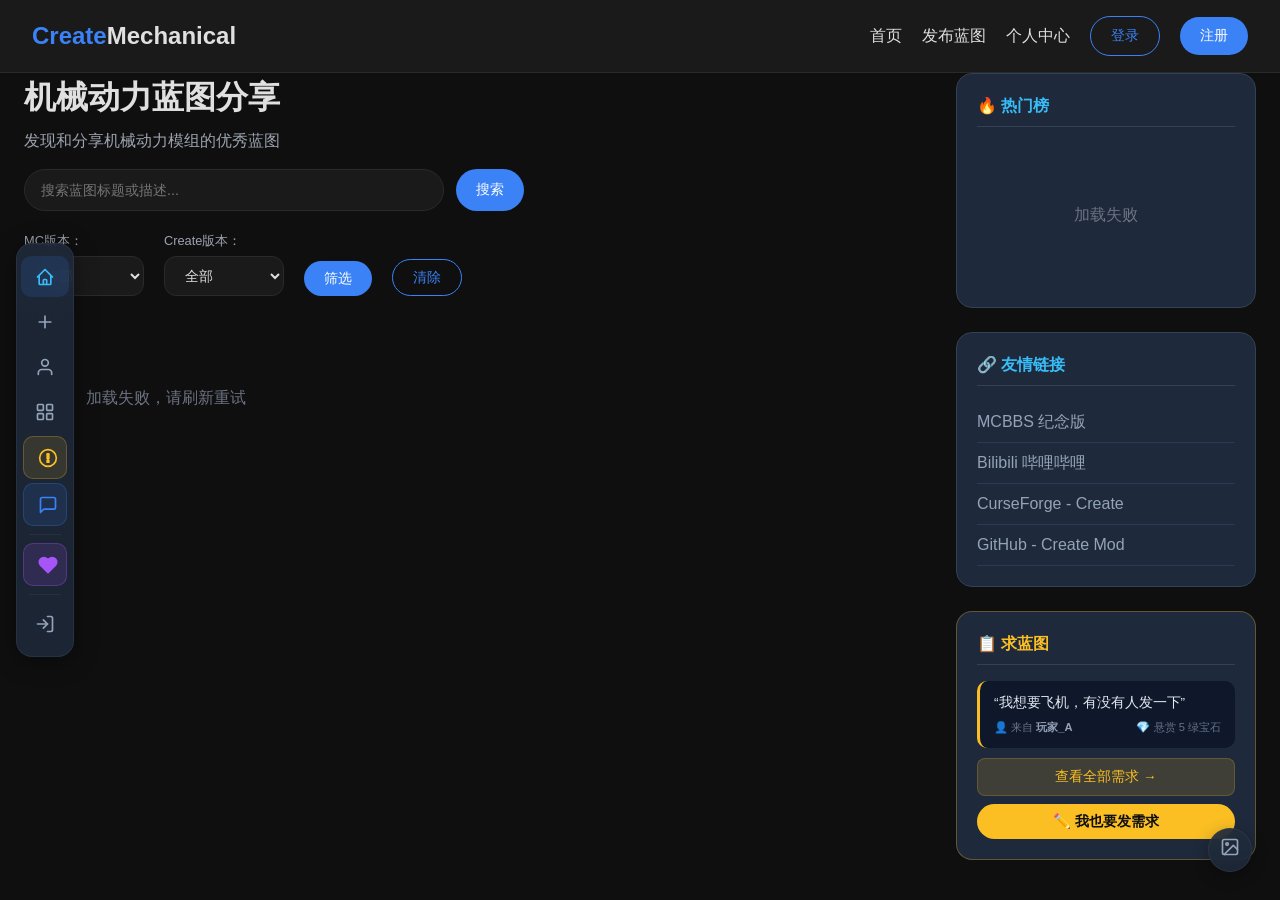
<file: index.html>
<!DOCTYPE html>
<html lang="zh-CN">
<head>
    <meta charset="UTF-8">
    <meta name="viewport" content="width=device-width, initial-scale=1.0">
    <title>机械动力蓝图分享社区 - 免费下载Create Mod蓝图</title>
    <meta name="description" content="机械动力（Create Mod）蓝图分享平台，免费下载、安全检测、无需登录即可浏览。">
    <meta name="keywords" content="机械动力, Create Mod, 蓝图, 我的世界蓝图, 机械动力蓝图">
    <link rel="stylesheet" href="style.css">
    <link rel="icon" type="image/svg+xml" href="page.svg">
    <!-- 侧边栏特有样式 -->
    <style>
        .sidebar-card {
            background: #1e293b;
            border: 1px solid #334155;
            border-radius: 16px;
            padding: 20px;
            margin-bottom: 24px;
        }
        .sidebar-card h3 {
            color: #38bdf8;
            font-size: 1rem;
            margin-bottom: 16px;
            padding-bottom: 8px;
            border-bottom: 1px solid #334155;
        }
        .hot-item {
            display: flex;
            gap: 12px;
            padding: 10px 0;
            border-bottom: 1px solid #2a3a5a;
            text-decoration: none;
            transition: background 0.2s;
        }
        .hot-item:hover {
            background: #0f172a;
            margin: 0 -8px;
            padding: 10px 8px;
            border-radius: 8px;
        }
        .hot-rank {
            width: 28px;
            height: 28px;
            background: #0f172a;
            border-radius: 8px;
            display: flex;
            align-items: center;
            justify-content: center;
            font-size: 0.8rem;
            font-weight: bold;
            color: #38bdf8;
        }
        .hot-rank.top1 { background: #f97316; color: white; }
        .hot-rank.top2 { background: #3b82f6; color: white; }
        .hot-rank.top3 { background: #22c55e; color: white; }
        .hot-info {
            flex: 1;
        }
        .hot-title {
            font-size: 0.85rem;
            color: #e2e8f0;
            margin-bottom: 4px;
            display: block;
        }
        .hot-meta {
            font-size: 0.7rem;
            color: #64748b;
        }
        .friend-link {
            display: block;
            padding: 8px 0;
            color: #94a3b8;
            text-decoration: none;
            transition: color 0.2s;
            border-bottom: 1px solid #2a3a5a;
        }
        .friend-link:hover {
            color: #38bdf8;
        }
        .announcement {
            font-size: 0.85rem;
            color: #cbd5e6;
            line-height: 1.5;
        }
        .announcement-date {
            font-size: 0.7rem;
            color: #64748b;
            margin-bottom: 8px;
        }
    </style>
</head>
<body>
    <nav class="navbar">
        <div class="logo">
            Create<span>Mechanical</span>
        </div>
        <div class="nav-links">
            <a href="index.html" class="nav-link">首页</a>
            <a href="publish.html" class="nav-link">发布蓝图</a>
            <a href="profile.html" class="nav-link">我的发布</a>
            <a href="login.html" class="btn btn-outline">登录</a>
            <a href="register.html" class="btn btn-primary">注册</a>
        </div>
    </nav>

    <div class="main-layout">
        <!-- 主内容区 -->
        <div class="content">
            <h1 style="margin-bottom: 8px;">机械动力蓝图分享</h1>
            <p style="color: #9ca3af; margin-bottom: 16px;">发现和分享机械动力模组的优秀蓝图</p>

            <!-- 搜索栏 -->
            <div class="search-bar">
                <input type="text" id="searchInput" class="search-input" placeholder="搜索蓝图标题或描述..." autocomplete="off">
                <button id="searchBtn" class="btn btn-primary">搜索</button>
                <button id="clearSearchBtn" class="btn btn-outline" style="display: none;">清空</button>
            </div>

            <!-- 版本筛选栏 -->
            <div class="filter-bar">
                <div class="filter-group">
                    <label>MC版本：</label>
                    <select id="filterMcVersion" class="filter-select">
                        <option value="">全部</option>
                        <option value="1.21.1">1.21.1</option>
                        <option value="1.20.1">1.20.1</option>
                        <option value="1.19.2">1.19.2</option>
                        <option value="1.18.2">1.18.2</option>
                        <option value="1.16.5">1.16.5</option>
                    </select>
                </div>
                <div class="filter-group">
                    <label>Create版本：</label>
                    <select id="filterCreateVersion" class="filter-select">
                        <option value="">全部</option>
                        <option value="6.0.10">6.0.10</option>
                        <option value="6.0.9">6.0.9</option>
                        <option value="6.0.8">6.0.8</option>
                        <option value="6.0.7">6.0.7</option>
                        <option value="6.0.6">6.0.6</option>
                        <option value="6.0.5">6.0.5</option>
                        <option value="6.0.4">6.0.4</option>
                        <option value="6.0.3">6.0.3</option>
                        <option value="6.0.2">6.0.2</option>
                        <option value="6.0.1">6.0.1</option>
                        <option value="6.0.0">6.0.0</option>
                        <option value="0.5.1">0.5.1</option>
                    </select>
                </div>
                <button id="filterBtn" class="btn btn-primary">筛选</button>
                <button id="clearFilterBtn" class="btn btn-outline">清除</button>
            </div>

            <!-- 搜索结果提示 -->
            <div id="searchInfo" class="search-info" style="display: none;"></div>

            <!-- 蓝图列表 -->
            <div id="blueprintGrid" class="blueprint-grid">
                <div class="loading">加载中...</div>
            </div>

            <!-- 分页 -->
            <div id="pagination" class="pagination"></div>
        </div>

        <!-- 侧边栏 -->
        <div class="sidebar">
            <!-- 热门榜 -->
            <div class="sidebar-card">
                <h3>🔥 热门榜</h3>
                <div id="hotList">
                    <div class="loading">加载中...</div>
                </div>
            </div>

            <!-- 友情链接 -->
            <div class="sidebar-card">
                <h3>🔗 友情链接</h3>
                <div id="friendLinks">
                    <a href="https://www.mcbbs.co/" target="_blank" class="friend-link">MCBBS 纪念版</a>
                    <a href="https://www.bilibili.com/" target="_blank" class="friend-link">Bilibili 哔哩哔哩</a>
                    <a href="https://www.curseforge.com/minecraft/mc-mods/create" target="_blank" class="friend-link">CurseForge - Create</a>
                    <a href="https://github.com/Creators-of-Create/Create" target="_blank" class="friend-link">GitHub - Create Mod</a>
                </div>
            </div>

            <!-- ===== 求蓝图入口（替代公告栏） ===== -->
            <div class="sidebar-card" style="border-color: rgba(251, 191, 36, 0.3);">
                <h3 style="color: #fbbf24;">📋 求蓝图</h3>
                <div style="margin-top: 8px;">
                    <!-- 假消息示例 -->
                    <div style="background: #0f172a; border-radius: 10px; padding: 12px 14px; margin-bottom: 10px; border-left: 3px solid #fbbf24;">
                        <div style="font-size: 0.85rem; color: #e2e8f0; font-weight: 500;">
                            “我想要飞机，有没有人发一下”
                        </div>
                        <div style="display: flex; justify-content: space-between; margin-top: 6px; font-size: 0.7rem; color: #64748b;">
                            <span>👤 来自 <strong style="color: #94a3b8;">玩家_A</strong></span>
                            <span>💎 悬赏 5 绿宝石</span>
                        </div>
                    </div>
                    <!-- 真实需求入口 -->
                    <a href="requests.html" style="display: block; text-align: center; padding: 8px; background: rgba(251, 191, 36, 0.15); border-radius: 8px; color: #fbbf24; text-decoration: none; transition: background 0.2s; font-size: 0.85rem; border: 1px solid rgba(251, 191, 36, 0.2);">
                        查看全部需求 →
                    </a>
                    <button onclick="location.href='requests.html'" class="btn btn-primary" style="width: 100%; margin-top: 8px; background: #fbbf24; color: #0f0f0f; font-weight: 600;">
                        ✏️ 我也要发需求
                    </button>
                </div>
            </div>
        </div>
    </div>

    <script src="script.js"></script>
    <script src="sidebar.js"></script>
    <script>
        let currentKeyword = '';
        let currentMcVersion = '';
        let currentCreateVersion = '';
        let currentPage = 1;
        let totalPages = 1;

        async function loadBlueprints(page = 1) {
            const grid = document.getElementById('blueprintGrid');
            const searchInfo = document.getElementById('searchInfo');
            grid.innerHTML = '<div class="loading">加载中...</div>';
            
            try {
                let url;
                if (currentKeyword) {
                    url = `${API_URL}/blueprints/search?q=${encodeURIComponent(currentKeyword)}&page=${page}&limit=12`;
                    if (currentMcVersion) url += `&mc_version=${encodeURIComponent(currentMcVersion)}`;
                    if (currentCreateVersion) url += `&create_version=${encodeURIComponent(currentCreateVersion)}`;
                    searchInfo.style.display = 'block';
                    searchInfo.innerHTML = `搜索 "${currentKeyword}" 的结果：`;
                } else {
                    url = `${API_URL}/blueprints?page=${page}&limit=12`;
                    if (currentMcVersion) url += `&mc_version=${encodeURIComponent(currentMcVersion)}`;
                    if (currentCreateVersion) url += `&create_version=${encodeURIComponent(currentCreateVersion)}`;
                    searchInfo.style.display = 'none';
                }
                
                const response = await fetch(url);
                const result = await response.json();
                
                if (result.success && result.data.length > 0) {
                    grid.innerHTML = '';
                    result.data.forEach(bp => {
                        grid.innerHTML += `
                            <div class="blueprint-card">
                                ${bp.preview_image ? `<img src="${bp.preview_image}" class="blueprint-image" alt="${escapeHtml(bp.title)}">` : ''}
                                <div class="blueprint-title">${escapeHtml(bp.title)}</div>
                                <div class="blueprint-description">${escapeHtml(bp.description || '暂无描述')}</div>
                                <div class="blueprint-meta">
                                    <span>发布者: ${escapeHtml(bp.username)}</span>
                                    <span>${formatDate(bp.upload_time || bp.created_at)}</span>
                                </div>
                                <div class="blueprint-versions">
                                    MC: ${escapeHtml(bp.mc_version || '?')} | Create: ${escapeHtml(bp.create_version || '?')}
                                </div>
                                <div class="blueprint-stats">
                                    <span>下载 ${bp.downloads || 0}</span>
                                </div>
                                <a href="blueprint.html?id=${bp.id}" class="blueprint-link">查看详情 →</a>
                            </div>
                        `;
                    });
                    
                    totalPages = Math.ceil(result.total / 12);
                    renderPagination();
                } else {
                    if (currentKeyword) {
                        grid.innerHTML = '<div class="empty">没有找到相关蓝图，试试其他关键词吧</div>';
                    } else {
                        grid.innerHTML = '<div class="empty">暂无蓝图，快来发布第一个吧</div>';
                    }
                    document.getElementById('pagination').innerHTML = '';
                }
            } catch (error) {
                grid.innerHTML = '<div class="empty">加载失败，请刷新重试</div>';
            }
        }

        function renderPagination() {
            const container = document.getElementById('pagination');
            if (totalPages <= 1) {
                container.innerHTML = '';
                return;
            }
            
            let html = '';
            for (let i = 1; i <= totalPages; i++) {
                html += `<button class="page-btn ${i === currentPage ? 'active' : ''}" onclick="goToPage(${i})">${i}</button>`;
            }
            container.innerHTML = html;
        }

        function goToPage(page) {
            currentPage = page;
            loadBlueprints(page);
            window.scrollTo({ top: 0, behavior: 'smooth' });
        }

        // 加载热门榜
        async function loadHotList() {
            const container = document.getElementById('hotList');
            try {
                const response = await fetch(`${API_URL}/blueprints/hot`);
                const result = await response.json();
                if (result.success && result.data.length > 0) {
                    let html = '';
                    result.data.forEach((item, index) => {
                        let rankClass = '';
                        if (index === 0) rankClass = 'top1';
                        else if (index === 1) rankClass = 'top2';
                        else if (index === 2) rankClass = 'top3';
                        
                        html += `
                            <a href="blueprint.html?id=${item.id}" class="hot-item">
                                <div class="hot-rank ${rankClass}">${index + 1}</div>
                                <div class="hot-info">
                                    <div class="hot-title">${escapeHtml(item.title)}</div>
                                    <div class="hot-meta">下载 ${item.downloads || 0} · ${escapeHtml(item.username)}</div>
                                </div>
                            </a>
                        `;
                    });
                    container.innerHTML = html;
                } else {
                    container.innerHTML = '<div class="empty">暂无数据</div>';
                }
            } catch (error) {
                container.innerHTML = '<div class="empty">加载失败</div>';
            }
        }

        // 搜索
        document.getElementById('searchBtn').addEventListener('click', () => {
            const keyword = document.getElementById('searchInput').value.trim();
            currentKeyword = keyword;
            currentPage = 1;
            
            const clearBtn = document.getElementById('clearSearchBtn');
            if (keyword) {
                clearBtn.style.display = 'inline-block';
            } else {
                clearBtn.style.display = 'none';
            }
            
            loadBlueprints(1);
        });

        // 清空搜索
        document.getElementById('clearSearchBtn').addEventListener('click', () => {
            document.getElementById('searchInput').value = '';
            currentKeyword = '';
            currentPage = 1;
            document.getElementById('clearSearchBtn').style.display = 'none';
            loadBlueprints(1);
        });

        // 回车搜索
        document.getElementById('searchInput').addEventListener('keypress', (e) => {
            if (e.key === 'Enter') {
                document.getElementById('searchBtn').click();
            }
        });

        // 筛选
        document.getElementById('filterBtn').addEventListener('click', () => {
            currentMcVersion = document.getElementById('filterMcVersion').value;
            currentCreateVersion = document.getElementById('filterCreateVersion').value;
            currentPage = 1;
            loadBlueprints(1);
        });

        // 清除筛选
        document.getElementById('clearFilterBtn').addEventListener('click', () => {
            document.getElementById('filterMcVersion').value = '';
            document.getElementById('filterCreateVersion').value = '';
            currentMcVersion = '';
            currentCreateVersion = '';
            currentPage = 1;
            loadBlueprints(1);
        });

        function escapeHtml(str) {
            if (!str) return '';
            return str.replace(/[&<>]/g, function(m) {
                if (m === '&') return '&amp;';
                if (m === '<') return '&lt;';
                if (m === '>') return '&gt;';
                return m;
            });
        }

        function formatDate(dateString) {
            if (!dateString) return '未知时间';
            const date = new Date(dateString);
            if (isNaN(date.getTime())) return '时间错误';
            return `${date.getFullYear()}-${date.getMonth() + 1}-${date.getDate()}`;
        }

        updateNavbar();
        loadBlueprints();
        loadHotList();
    </script>
</body>
</html>
</file>
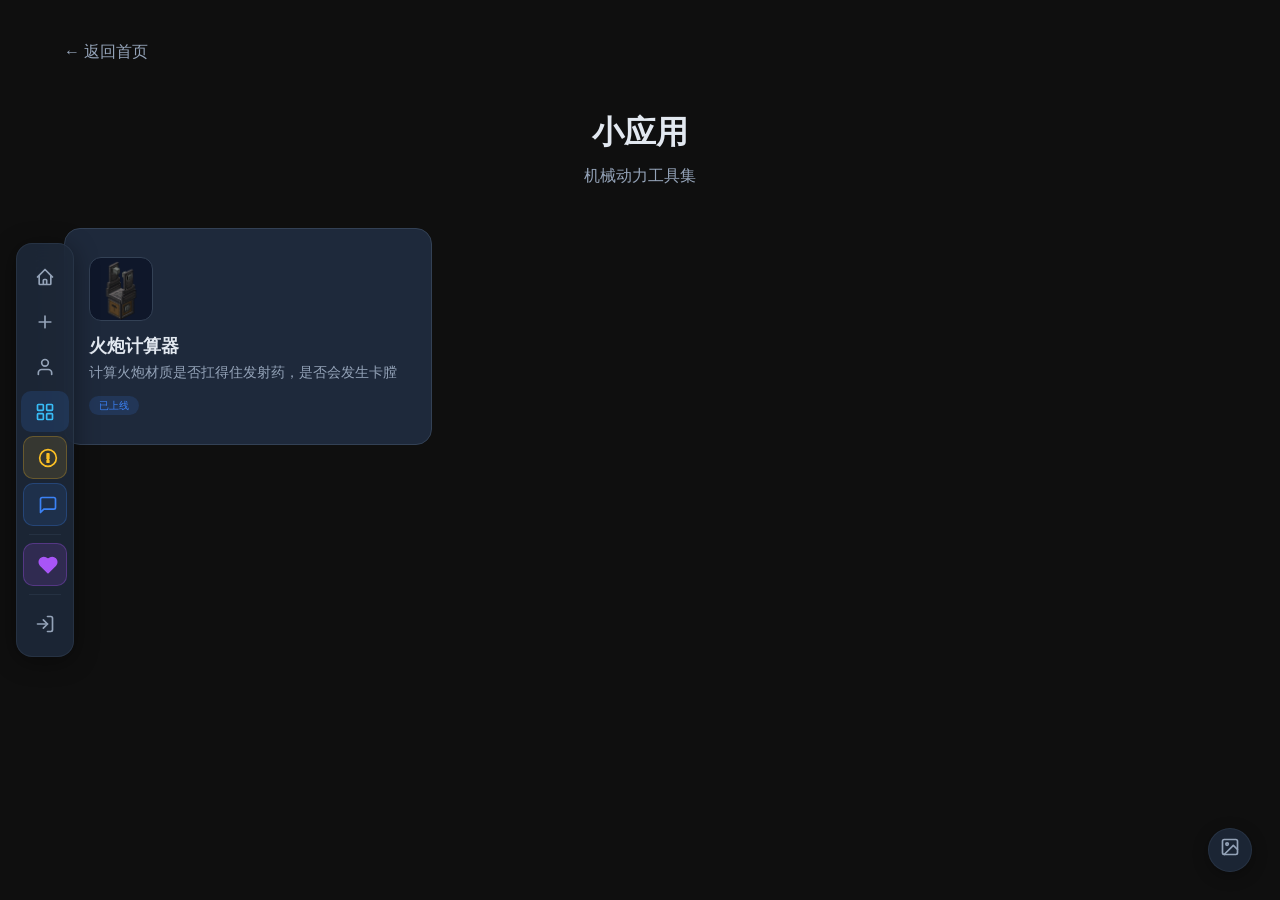
<file: apps.html>
<!DOCTYPE html>
<html lang="zh-CN">
<head>
    <meta charset="UTF-8">
    <meta name="viewport" content="width=device-width, initial-scale=1.0">
    <title>小应用 - 机械动力蓝图社区</title>
    <link rel="stylesheet" href="style.css">
    <link rel="icon" type="image/svg+xml" href="page.svg">
    <style>
        .apps-container {
            max-width: 1200px;
            margin: 0 auto;
            padding: 40px 24px;
        }
        .apps-header {
            text-align: center;
            margin-bottom: 40px;
            padding-top: 20px;
        }
        .apps-header h1 {
            color: #e2e8f0;
            font-size: 2rem;
            margin-bottom: 8px;
        }
        .apps-header p {
            color: #94a3b8;
        }
        .apps-grid {
            display: grid;
            grid-template-columns: repeat(auto-fill, minmax(300px, 1fr));
            gap: 24px;
        }
        .app-card {
            background: #1e293b;
            border: 1px solid #334155;
            border-radius: 16px;
            padding: 28px 24px;
            transition: all 0.3s;
            cursor: pointer;
            text-decoration: none;
            display: block;
        }
        .app-card:hover {
            transform: translateY(-4px);
            border-color: #3b82f6;
            box-shadow: 0 8px 24px rgba(59, 130, 246, 0.15);
        }
        .app-card .app-icon {
            width: 64px;
            height: 64px;
            margin-bottom: 12px;
            border-radius: 12px;
            overflow: hidden;
            background: #0f172a;
            display: flex;
            align-items: center;
            justify-content: center;
            border: 1px solid #334155;
        }
        .app-card .app-icon img {
            width: 100%;
            height: 100%;
            object-fit: cover;
        }
        .app-card .app-title {
            color: #e2e8f0;
            font-size: 1.1rem;
            font-weight: 600;
            margin-bottom: 4px;
        }
        .app-card .app-desc {
            color: #94a3b8;
            font-size: 0.85rem;
            line-height: 1.5;
        }
        .app-card .app-tag {
            display: inline-block;
            background: rgba(59, 130, 246, 0.15);
            color: #3b82f6;
            font-size: 0.65rem;
            padding: 2px 10px;
            border-radius: 20px;
            margin-top: 12px;
        }
        .back-link {
            display: inline-block;
            margin-bottom: 24px;
            color: #94a3b8;
            text-decoration: none;
            transition: color 0.2s;
        }
        .back-link:hover {
            color: #38bdf8;
        }
        @media (max-width: 768px) {
            .apps-grid {
                grid-template-columns: 1fr;
            }
        }
    </style>
</head>
<body>

    <div class="apps-container">
        <a href="index.html" class="back-link">← 返回首页</a>

        <div class="apps-header">
            <h1>小应用</h1>
            <p>机械动力工具集</p>
        </div>

        <div class="apps-grid">
            <!-- 火炮计算器 -->
            <a href="cannon-calc.html" class="app-card">
                <div class="app-icon">
                    <img src="632535.png" alt="火炮底座">
                </div>
                <div class="app-title">火炮计算器</div>
                <div class="app-desc">计算火炮材质是否扛得住发射药，是否会发生卡膛</div>
                <div class="app-tag">已上线</div>
            </a>
        </div>
    </div>

    <script src="sidebar.js"></script>
</body>
</html>
</file>
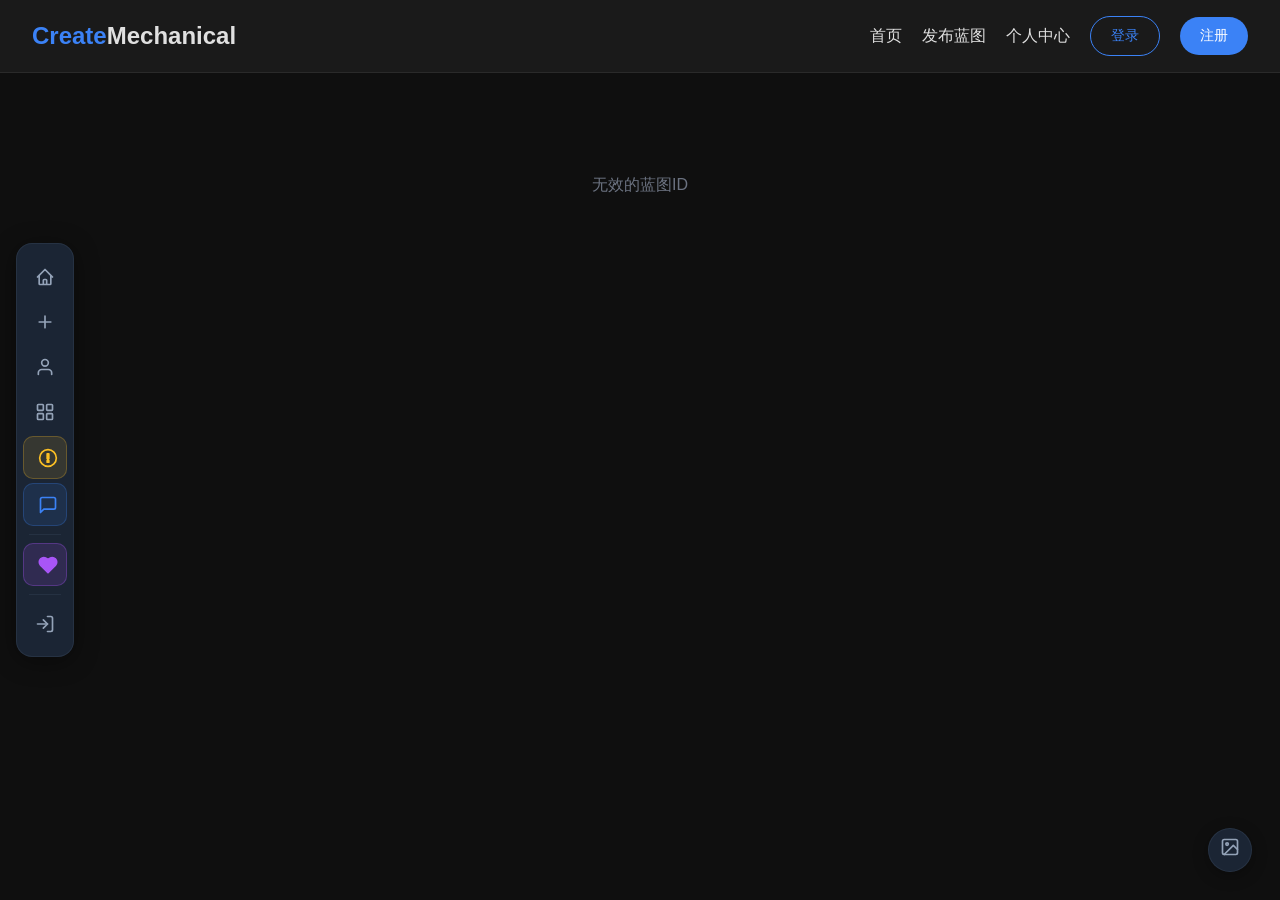
<file: blueprint.html>
<!DOCTYPE html>
<html lang="zh-CN">
<head>
    <meta charset="UTF-8">
    <meta name="viewport" content="width=device-width, initial-scale=1.0">
    <title>蓝图详情 - 机械动力蓝图社区</title>
    <link rel="stylesheet" href="style.css">
    <link rel="icon" type="image/svg+xml" href="page.svg">
    <style>
        .detail-image {
            max-width: 100%;
            border-radius: 12px;
            margin-bottom: 16px;
        }
        .detail-versions {
            background: #0f172a;
            padding: 8px 12px;
            border-radius: 8px;
            margin: 12px 0;
            font-size: 0.85rem;
            color: #9ca3af;
        }
        .mod-tag {
            background: #0f172a;
            padding: 4px 12px;
            border-radius: 20px;
            font-size: 0.8rem;
            color: #38bdf8;
            border: 1px solid #334155;
        }
        .detail-mods {
            margin: 16px 0;
        }
        .detail-mods .mods-container {
            display: flex;
            flex-wrap: wrap;
            gap: 8px;
            margin-top: 8px;
        }
        .detail-mods .no-mods {
            color: #64748b;
            font-size: 0.85rem;
        }
        .detail-link .btn {
            display: inline-block;
        }
        .balance-display {
            display: flex;
            align-items: center;
            gap: 6px;
            padding: 6px 12px;
            background: #0f172a;
            border-radius: 20px;
            font-size: 0.8rem;
            color: #38bdf8;
            margin-bottom: 12px;
        }
        .balance-display img {
            width: 18px;
            height: 18px;
            image-rendering: pixelated;
        }
        .download-section {
            position: relative;
        }
        /* 粒子动画 */
        .emerald-particle {
            position: fixed;
            pointer-events: none;
            z-index: 9999;
            width: 20px;
            height: 20px;
            background: url('money.png') center/contain no-repeat;
            image-rendering: pixelated;
            transition: none;
        }
        .emerald-particle-trail {
            position: fixed;
            pointer-events: none;
            z-index: 9998;
            border-radius: 50%;
            background: rgba(46, 204, 113, 0.4);
        }
        @keyframes particleFly {
            0% { transform: scale(1) rotate(0deg); opacity: 1; }
            50% { transform: scale(0.8) rotate(180deg); opacity: 0.8; }
            100% { transform: scale(0.3) rotate(360deg); opacity: 0; }
        }
    </style>
</head>
<body>
    <nav class="navbar">
        <div class="logo">
            Create<span>Mechanical</span>
        </div>
        <div class="nav-links">
            <a href="index.html" class="nav-link">首页</a>
            <a href="publish.html" class="nav-link">发布蓝图</a>
            <a href="profile.html" class="nav-link">我的发布</a>
            <a href="login.html" class="btn btn-outline">登录</a>
            <a href="register.html" class="btn btn-primary">注册</a>
        </div>
    </nav>

    <main class="container">
        <div id="detailContainer">
            <div class="loading">加载中...</div>
        </div>
    </main>

    <!-- 举报弹窗 -->
    <div id="reportModal" style="display: none; position: fixed; top: 0; left: 0; width: 100%; height: 100%; background: rgba(0,0,0,0.8); z-index: 1000; justify-content: center; align-items: center;">
        <div style="background: #1a1a1a; border-radius: 16px; padding: 32px; max-width: 400px; width: 90%;">
            <h3 style="margin-bottom: 16px;">举报蓝图</h3>
            <textarea id="reportReason" rows="4" placeholder="请填写举报原因..." style="width: 100%; padding: 12px; background: #0f0f0f; border: 1px solid #2a2a2a; border-radius: 12px; color: white; margin-bottom: 16px;"></textarea>
            <div style="display: flex; gap: 12px; justify-content: flex-end;">
                <button class="btn btn-secondary" onclick="closeReportModal()">取消</button>
                <button class="btn btn-danger" onclick="submitReport()">提交举报</button>
            </div>
        </div>
    </div>

    <script src="script.js"></script>
    <script src="sidebar.js"></script>
    <script>
        let currentBlueprint = null;
        let currentUserBalance = 0;

        function parseMods(description) {
            if (!description) return { mods: [], text: '' };
            const match = description.match(/^【模组：([^】]+)】/);
            if (match) {
                const mods = match[1].split(/[、，,]+/).map(m => m.trim());
                const text = description.replace(/^【模组：[^】]+】\n?/, '');
                return { mods, text };
            }
            return { mods: [], text: description };
        }

        async function loadBlueprint() {
            const urlParams = new URLSearchParams(window.location.search);
            const id = urlParams.get('id');

            if (!id) {
                document.getElementById('detailContainer').innerHTML = '<div class="empty">无效的蓝图ID</div>';
                return;
            }

            try {
                const response = await fetch(`${API_URL}/blueprints/${id}`);
                const result = await response.json();

                if (result.success) {
                    currentBlueprint = result.data;
                    await fetchUserBalance();
                    renderBlueprint();
                } else {
                    document.getElementById('detailContainer').innerHTML = '<div class="empty">蓝图不存在或已被删除</div>';
                }
            } catch (error) {
                document.getElementById('detailContainer').innerHTML = '<div class="empty">加载失败，请刷新重试</div>';
            }
        }

        async function fetchUserBalance() {
            const loggedIn = isLoggedIn();
            if (!loggedIn) {
                currentUserBalance = 0;
                return;
            }
            try {
                const res = await authFetch('/balance');
                const data = await res.json();
                if (data.success) {
                    currentUserBalance = data.balance || 0;
                }
            } catch (e) {
                currentUserBalance = 0;
            }
        }

        function renderBlueprint() {
            const bp = currentBlueprint;
            const container = document.getElementById('detailContainer');
            const loggedIn = isLoggedIn();
            const isOwner = loggedIn && localStorage.getItem('username') === bp.username;
            const parsed = parseMods(bp.description);

            // 绿宝石余额显示
            let balanceHtml = '';
            if (loggedIn) {
                balanceHtml = `
                    <div class="balance-display">
                        <img src="money.png" alt="绿宝石">
                        <span>余额: <span id="detailBalanceDisplay">${currentUserBalance}</span></span>
                    </div>
                `;
            }

            container.innerHTML = `
                <div class="detail-card">
                    ${bp.preview_image ? `<img src="${bp.preview_image}" class="detail-image" alt="${escapeHtml(bp.title)}">` : ''}
                    <h1 class="detail-title">${escapeHtml(bp.title)}</h1>
                    <div class="detail-meta">
                        <span>发布者: <a href="profile.html?id=${bp.user_id}" style="color:#3b82f6;text-decoration:none;" id="publisherName">${escapeHtml(bp.username)}</a></span>
                        <span>${formatDate(bp.upload_time || bp.created_at)}</span>
                    </div>
                    <div class="detail-versions">
                        MC版本: ${escapeHtml(bp.mc_version || '未指定')} | Create版本: ${escapeHtml(bp.create_version || '未指定')}
                    </div>

                    <div class="detail-mods">
                        <h3>用到的模组</h3>
                        <div class="mods-container">
                            ${parsed.mods.length > 0 ? 
                                parsed.mods.map(mod => 
                                    `<span class="mod-tag">${escapeHtml(mod)}</span>`
                                ).join('') : 
                                '<span class="no-mods">未指定</span>'
                            }
                        </div>
                    </div>

                    <div class="detail-description">
                        <h3>描述</h3>
                        <p>${escapeHtml(parsed.text || '暂无描述')}</p>
                    </div>

                    <div class="detail-link download-section">
                        <h3>下载蓝图</h3>
                        ${balanceHtml}
                        ${loggedIn ? `
                            <button class="btn btn-primary" id="downloadBtn" onclick="downloadBlueprint(${bp.id})">点击下载 (消耗1绿宝石)</button>
                            <p style="margin-top: 8px; font-size: 0.75rem; color: #64748b;">
                                点击后生成临时下载链接，60秒内有效
                            </p>
                            <p style="margin-top: 4px; font-size: 0.7rem; color: #64748b;">下载量：${bp.downloads || 0}</p>
                        ` : `
                            <p style="color: #f97316; padding: 12px; background: #2a2a2a; border-radius: 8px;">
                                请先 <a href="login.html" style="color: #3b82f6;">登录</a> 后下载
                            </p>
                        `}
                    </div>

                    <div style="display: flex; gap: 12px; margin-top: 24px; flex-wrap: wrap;">
                        ${loggedIn ? `<button class="btn btn-outline" onclick="openReportModal()">举报</button>` : ''}
                        ${isOwner ? `<button class="btn btn-danger" onclick="deleteBlueprint()">删除</button>` : ''}
                    </div>
                </div>
            `;
        }

        // ===== 粒子效果：从发布者名字飞到侧边栏绿宝石 =====
        function showEmeraldParticle(sourceElement) {
            const targetElement = document.querySelector('#balanceDisplay') || document.querySelector('.balance-display');
            if (!sourceElement || !targetElement) {
                // 降级：从屏幕中间飞
                const fallbackX = window.innerWidth / 2;
                const fallbackY = window.innerHeight / 2;
                createParticleFromTo(
                    { x: fallbackX, y: fallbackY },
                    { x: window.innerWidth - 80, y: 80 }
                );
                return;
            }

            const srcRect = sourceElement.getBoundingClientRect();
            const tgtRect = targetElement.getBoundingClientRect();

            const startX = srcRect.left + srcRect.width / 2;
            const startY = srcRect.top + srcRect.height / 2;
            const endX = tgtRect.left + tgtRect.width / 2;
            const endY = tgtRect.top + tgtRect.height / 2;

            createParticleFromTo({ x: startX, y: startY }, { x: endX, y: endY });
        }

        function createParticleFromTo(start, end) {
            const particle = document.createElement('div');
            particle.className = 'emerald-particle';
            particle.style.left = start.x + 'px';
            particle.style.top = start.y + 'px';
            particle.style.width = '24px';
            particle.style.height = '24px';
            particle.style.backgroundImage = "url('money.png')";
            particle.style.backgroundSize = 'contain';
            particle.style.backgroundRepeat = 'no-repeat';
            particle.style.imageRendering = 'pixelated';
            particle.style.transition = 'none';
            document.body.appendChild(particle);

            // 轨迹尾迹
            const trailCount = 8;
            const trails = [];
            for (let i = 0; i < trailCount; i++) {
                const trail = document.createElement('div');
                trail.className = 'emerald-particle-trail';
                trail.style.left = start.x + 'px';
                trail.style.top = start.y + 'px';
                trail.style.width = (4 + Math.random() * 6) + 'px';
                trail.style.height = (4 + Math.random() * 6) + 'px';
                trail.style.opacity = '0.6';
                trail.style.background = `rgba(46, 204, 113, ${0.3 + Math.random() * 0.3})`;
                trail.style.borderRadius = '50%';
                trail.style.pointerEvents = 'none';
                document.body.appendChild(trail);
                trails.push(trail);
            }

            const duration = 800;
            const startTime = performance.now();

            function animateParticle(time) {
                const elapsed = time - startTime;
                const progress = Math.min(elapsed / duration, 1);
                // easeOutCubic
                const ease = 1 - Math.pow(1 - progress, 3);
                const currentX = start.x + (end.x - start.x) * ease;
                const currentY = start.y + (end.y - start.y) * ease - 40 * ease * (1 - ease) * 2;

                particle.style.left = currentX + 'px';
                particle.style.top = currentY + 'px';
                particle.style.transform = `scale(${1 - ease * 0.6}) rotate(${ease * 360}deg)`;
                particle.style.opacity = 1 - ease * 0.5;

                // 更新尾迹
                trails.forEach((trail, idx) => {
                    const trailProgress = Math.max(0, progress - (idx + 1) * 0.04);
                    if (trailProgress > 0) {
                        const tx = start.x + (end.x - start.x) * trailProgress;
                        const ty = start.y + (end.y - start.y) * trailProgress - 40 * trailProgress * (1 - trailProgress) * 2;
                        trail.style.left = tx + 'px';
                        trail.style.top = ty + 'px';
                        trail.style.opacity = (1 - trailProgress) * 0.5;
                        trail.style.transform = `scale(${1 - trailProgress * 0.5})`;
                    }
                });

                if (progress < 1) {
                    requestAnimationFrame(animateParticle);
                } else {
                    // 移除粒子
                    particle.remove();
                    trails.forEach(t => t.remove());
                    // 刷新余额显示
                    updateBalanceDisplay();
                }
            }
            requestAnimationFrame(animateParticle);
        }

        async function updateBalanceDisplay() {
            try {
                const res = await authFetch('/balance');
                const data = await res.json();
                if (data.success) {
                    currentUserBalance = data.balance || 0;
                    const display = document.getElementById('detailBalanceDisplay');
                    if (display) display.textContent = currentUserBalance;
                    updateSidebarBalance(currentUserBalance);
                }
            } catch (e) {}
        }

        function updateSidebarBalance(balance) {
            const el = document.getElementById('balanceAmount');
            if (el) el.textContent = balance;
        }

        // ===== 下载蓝图 =====
        async function downloadBlueprint(blueprintId) {
            try {
                const audio = new Audio('orb.mp3');
                audio.volume = 0.5;
                audio.play().catch(() => {});
            } catch (e) {}

            if (!isLoggedIn()) {
                showMessage('请先登录再下载', 'error');
                setTimeout(() => {
                    window.location.href = 'login.html';
                }, 1500);
                return;
            }

            const downloadBtn = document.getElementById('downloadBtn');
            if (downloadBtn) {
                downloadBtn.disabled = true;
                downloadBtn.textContent = '处理中...';
            }

            try {
                const response = await authFetch(`/download-token/${blueprintId}`, {
                    method: 'POST'
                });
                const result = await response.json();

                if (result.success) {
                    // 触发粒子效果（从发布者名字飞出）
                    const publisherEl = document.getElementById('publisherName');
                    if (publisherEl) {
                        showEmeraldParticle(publisherEl);
                    } else {
                        // 降级
                        const nameEl = document.querySelector('.detail-meta span:first-child');
                        if (nameEl) showEmeraldParticle(nameEl);
                    }

                    // 等待粒子动画完成后再跳转
                    setTimeout(() => {
                        const baseUrl = API_URL.replace(/\/api$/, '');
                        window.location.href = `${baseUrl}/redirect?token=${result.token}`;
                    }, 900);

                    // 提前更新余额显示
                    if (result.balance !== undefined) {
                        currentUserBalance = result.balance;
                        const display = document.getElementById('detailBalanceDisplay');
                        if (display) display.textContent = currentUserBalance;
                        updateSidebarBalance(currentUserBalance);
                    }
                } else {
                    showMessage(result.error || '生成下载链接失败', 'error');
                    if (downloadBtn) {
                        downloadBtn.disabled = false;
                        downloadBtn.textContent = '点击下载 (消耗1绿宝石)';
                    }
                }
            } catch (error) {
                showMessage('下载失败：' + error.message, 'error');
                if (downloadBtn) {
                    downloadBtn.disabled = false;
                    downloadBtn.textContent = '点击下载 (消耗1绿宝石)';
                }
            }
        }

        function openReportModal() {
            if (!isLoggedIn()) {
                showMessage('请先登录再举报', 'error');
                setTimeout(() => {
                    window.location.href = 'login.html';
                }, 1500);
                return;
            }
            document.getElementById('reportModal').style.display = 'flex';
        }

        function closeReportModal() {
            document.getElementById('reportModal').style.display = 'none';
            document.getElementById('reportReason').value = '';
        }

        async function submitReport() {
            const reason = document.getElementById('reportReason').value.trim();
            if (!reason) {
                showMessage('请填写举报原因', 'error');
                return;
            }

            try {
                const response = await authFetch(`/blueprints/${currentBlueprint.id}/report`, {
                    method: 'POST',
                    body: JSON.stringify({ reason })
                });
                const result = await response.json();

                if (result.success) {
                    showMessage('举报已提交，感谢反馈', 'success');
                    closeReportModal();
                } else {
                    showMessage(result.error, 'error');
                }
            } catch (error) {
                showMessage('提交失败: ' + error.message, 'error');
            }
        }

        async function deleteBlueprint() {
            if (!confirm('确定删除这个蓝图吗？此操作不可恢复')) return;

            try {
                const response = await authFetch(`/blueprints/${currentBlueprint.id}`, {
                    method: 'DELETE'
                });
                const result = await response.json();

                if (result.success) {
                    showMessage('删除成功', 'success');
                    setTimeout(() => {
                        window.location.href = 'index.html';
                    }, 1500);
                } else {
                    showMessage(result.error, 'error');
                }
            } catch (error) {
                showMessage('删除失败: ' + error.message, 'error');
            }
        }

        window.addEventListener('click', (e) => {
            const modal = document.getElementById('reportModal');
            if (e.target === modal) {
                closeReportModal();
            }
        });

        updateNavbar();
        loadBlueprint();
    </script>
</body>
</html>
</file>
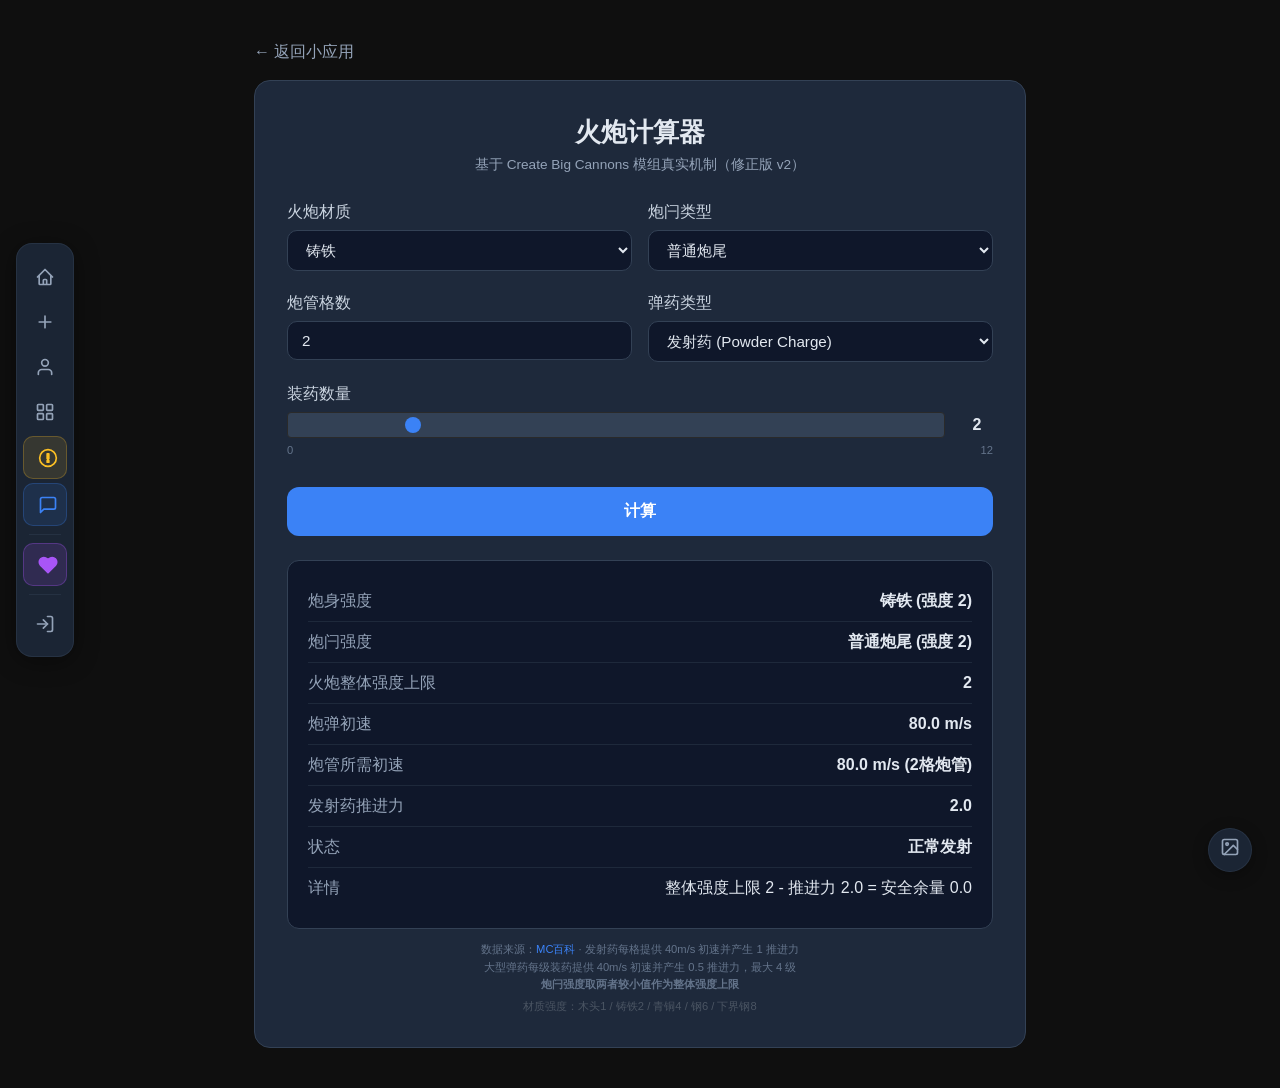
<file: cannon-calc.html>
<!DOCTYPE html>
<html lang="zh-CN">
<head>
    <meta charset="UTF-8">
    <meta name="viewport" content="width=device-width, initial-scale=1.0">
    <title>火炮计算器 - 机械动力蓝图社区</title>
    <link rel="stylesheet" href="style.css">
    <link rel="icon" type="image/svg+xml" href="page.svg">
    <style>
        .calc-container {
            max-width: 820px;
            margin: 0 auto;
            padding: 40px 24px;
        }
        .calc-card {
            background: #1e293b;
            border: 1px solid #334155;
            border-radius: 16px;
            padding: 32px;
        }
        .calc-card h1 {
            color: #e2e8f0;
            font-size: 1.6rem;
            margin-bottom: 4px;
            text-align: center;
        }
        .calc-card .subtitle {
            color: #94a3b8;
            text-align: center;
            font-size: 0.85rem;
            margin-bottom: 24px;
        }
        .form-group {
            margin-bottom: 20px;
        }
        .form-group label {
            display: block;
            color: #cbd5e1;
            margin-bottom: 6px;
            font-weight: 500;
        }
        .form-group select,
        .form-group input[type="number"] {
            width: 100%;
            padding: 10px 14px;
            background: #0f172a;
            border: 1px solid #334155;
            border-radius: 10px;
            color: #e2e8f0;
            font-size: 0.95rem;
            outline: none;
        }
        .form-group select:focus,
        .form-group input[type="number"]:focus {
            border-color: #3b82f6;
        }
        .form-row {
            display: grid;
            grid-template-columns: 1fr 1fr;
            gap: 16px;
        }
        .result-box {
            margin-top: 24px;
            padding: 20px;
            border-radius: 12px;
            background: #0f172a;
            border: 1px solid #334155;
        }
        .result-item {
            display: flex;
            justify-content: space-between;
            padding: 8px 0;
            border-bottom: 1px solid #1e293b;
        }
        .result-item:last-child {
            border-bottom: none;
        }
        .result-item .label {
            color: #94a3b8;
        }
        .result-item .value {
            color: #e2e8f0;
            font-weight: 600;
        }
        .value-pass { color: #22c55e; }
        .value-fail { color: #ef4444; }
        .value-warn { color: #f97316; }
        .value-missing { color: #64748b; }
        .btn-calc {
            width: 100%;
            padding: 14px;
            background: #3b82f6;
            color: white;
            border: none;
            border-radius: 12px;
            font-size: 1rem;
            font-weight: 600;
            cursor: pointer;
            transition: background 0.2s;
            margin-top: 8px;
        }
        .btn-calc:hover {
            background: #2563eb;
        }
        .back-link {
            display: inline-block;
            margin-bottom: 16px;
            color: #94a3b8;
            text-decoration: none;
        }
        .back-link:hover {
            color: #38bdf8;
        }
        .info-note {
            font-size: 0.7rem;
            color: #64748b;
            margin-top: 12px;
            text-align: center;
            line-height: 1.6;
        }
        .info-note a {
            color: #3b82f6;
        }
        .range-wrapper {
            display: flex;
            align-items: center;
            gap: 16px;
        }
        .range-wrapper input[type="range"] {
            flex: 1;
            accent-color: #3b82f6;
            height: 4px;
            background: #334155;
            border-radius: 4px;
            -webkit-appearance: none;
            appearance: none;
        }
        .range-wrapper input[type="range"]::-webkit-slider-thumb {
            -webkit-appearance: none;
            width: 16px;
            height: 16px;
            background: #3b82f6;
            border-radius: 50%;
            cursor: pointer;
        }
        .range-wrapper input[type="range"]::-moz-range-thumb {
            width: 16px;
            height: 16px;
            background: #3b82f6;
            border-radius: 50%;
            cursor: pointer;
            border: none;
        }
        .range-value {
            color: #e2e8f0;
            font-weight: 600;
            min-width: 32px;
            text-align: center;
        }
        .range-labels {
            display: flex;
            justify-content: space-between;
            font-size: 0.7rem;
            color: #64748b;
            margin-top: 4px;
        }
        .data-source {
            font-size: 0.7rem;
            color: #4b5563;
            text-align: center;
            margin-top: 4px;
        }
        @media (max-width: 480px) {
            .form-row {
                grid-template-columns: 1fr;
            }
            .calc-card {
                padding: 20px;
            }
            .range-wrapper {
                gap: 10px;
            }
        }
    </style>
</head>
<body>

    <div class="calc-container">
        <a href="apps.html" class="back-link">← 返回小应用</a>

        <div class="calc-card">
            <h1>火炮计算器</h1>
            <div class="subtitle">基于 Create Big Cannons 模组真实机制（修正版 v2）</div>

            <div class="form-row">
                <div class="form-group">
                    <label>火炮材质</label>
                    <select id="material">
                        <option value="wood">木头</option>
                        <option value="cast_iron" selected>铸铁</option>
                        <option value="bronze">青铜</option>
                        <option value="steel">钢</option>
                        <option value="nethersteel">下界钢</option>
                    </select>
                </div>
                <div class="form-group">
                    <label>炮闩类型</label>
                    <select id="breech">
                        <option value="simple" selected>普通炮尾</option>
                        <option value="quick_fire">速射炮闩</option>
                        <option value="wedge">楔式炮闩</option>
                        <option value="screw">螺式炮闩</option>
                    </select>
                </div>
            </div>

            <div class="form-row">
                <div class="form-group">
                    <label>炮管格数</label>
                    <input type="number" id="barrelLength" value="2" min="1" max="20">
                </div>
                <div class="form-group">
                    <label>弹药类型</label>
                    <select id="ammoType">
                        <option value="powder_charge" selected>发射药 (Powder Charge)</option>
                        <option value="big_cartridge">大型弹药 (Big Cartridge)</option>
                    </select>
                </div>
            </div>

            <div class="form-group">
                <label>装药数量</label>
                <div class="range-wrapper">
                    <input type="range" id="powderCount" min="0" max="12" value="2" step="1">
                    <span class="range-value" id="powderCountDisplay">2</span>
                </div>
                <div class="range-labels">
                    <span>0</span>
                    <span>12</span>
                </div>
            </div>

            <button class="btn-calc" onclick="calculate()">计算</button>

            <div id="result" class="result-box" style="display: none;">
                <div class="result-item">
                    <span class="label">炮身强度</span>
                    <span class="value" id="matStrength">-</span>
                </div>
                <div class="result-item">
                    <span class="label">炮闩强度</span>
                    <span class="value" id="breechStrength">-</span>
                </div>
                <div class="result-item">
                    <span class="label">火炮整体强度上限</span>
                    <span class="value" id="overallStrength">-</span>
                </div>
                <div class="result-item">
                    <span class="label">炮弹初速</span>
                    <span class="value" id="shellVelocity">-</span>
                </div>
                <div class="result-item">
                    <span class="label">炮管所需初速</span>
                    <span class="value" id="requiredVelocity">-</span>
                </div>
                <div class="result-item">
                    <span class="label">发射药推进力</span>
                    <span class="value" id="propulsionForce">-</span>
                </div>
                <div class="result-item">
                    <span class="label">状态</span>
                    <span class="value" id="status">-</span>
                </div>
                <div class="result-item" id="detailItem" style="display: none;">
                    <span class="label">详情</span>
                    <span class="value" id="detail" style="font-weight:400;">-</span>
                </div>
            </div>

            <div class="info-note">
                数据来源：<a href="https://www.mcmod.cn/" target="_blank">MC百科</a> · 
                发射药每格提供 40m/s 初速并产生 1 推进力<br>
                大型弹药每级装药提供 40m/s 初速并产生 0.5 推进力，最大 4 级<br>
                <strong>炮闩强度取两者较小值作为整体强度上限</strong>
            </div>
            <div class="data-source">材质强度：木头1 / 铸铁2 / 青铜4 / 钢6 / 下界钢8</div>
        </div>
    </div>

    <script>
        // ===== 真实游戏数据（来自 MC百科）=====

        // 材质强度与每格炮管需求初速
        const MATERIAL_DATA = {
            wood: {
                label: '木头',
                strength: 1,
                velocityPerBlock: 40,
                maxPowder: 1
            },
            cast_iron: {
                label: '铸铁',
                strength: 2,
                velocityPerBlock: 40,
                maxPowder: 2
            },
            bronze: {
                label: '青铜',
                strength: 4,
                velocityPerBlock: 26.67,
                maxPowder: 4
            },
            steel: {
                label: '钢',
                strength: 6,
                velocityPerBlock: 20,
                maxPowder: 6
            },
            nethersteel: {
                label: '下界钢',
                strength: 8,
                velocityPerBlock: 13.33,
                maxPowder: 8
            }
        };

        // 炮闩强度（完整数据表，null = 数据缺失）
        const BREECH_DATA = {
            simple: {
                label: '普通炮尾',
                strengths: {
                    wood: null,
                    cast_iron: 2,
                    bronze: 4,
                    steel: 6,
                    nethersteel: null
                }
            },
            quick_fire: {
                label: '速射炮闩',
                strengths: {
                    wood: null,
                    cast_iron: 2,
                    bronze: 2,
                    steel: 2,
                    nethersteel: null
                }
            },
            wedge: {
                label: '楔式炮闩',
                strengths: {
                    wood: null,
                    cast_iron: null,  // MC百科有页面但无具体强度数据
                    bronze: 2,
                    steel: 4,
                    nethersteel: null
                }
            },
            screw: {
                label: '螺式炮闩',
                strengths: {
                    wood: null,
                    cast_iron: null,  // 无数据
                    bronze: null,     // 无数据
                    steel: 6,
                    nethersteel: 8
                }
            }
        };

        // 弹药数据
        const AMMO_DATA = {
            powder_charge: {
                label: '发射药',
                velocityPerUnit: 40,
                forcePerUnit: 1,
                maxUnits: 12
            },
            big_cartridge: {
                label: '大型弹药',
                velocityPerUnit: 40,
                forcePerUnit: 0.5,
                maxUnits: 4
            }
        };

        function calculate() {
            const material = document.getElementById('material').value;
            const breechType = document.getElementById('breech').value;
            const barrelLength = parseInt(document.getElementById('barrelLength').value) || 1;
            const ammoType = document.getElementById('ammoType').value;
            const powderCount = parseInt(document.getElementById('powderCount').value) || 0;

            const mat = MATERIAL_DATA[material];
            const breech = BREECH_DATA[breechType];
            const ammo = AMMO_DATA[ammoType];

            // 获取炮闩强度
            let breechStrength = breech.strengths[material];
            const hasBreechData = breechStrength !== null && breechStrength !== undefined;

            // 炮身强度
            const matStrength = mat.strength;

            // 计算火炮整体强度上限 = min(炮身强度, 炮闩强度)
            let overallStrength = null;
            if (hasBreechData) {
                overallStrength = Math.min(matStrength, breechStrength);
            }

            // 计算炮管所需初速 = 每格需求初速 × 炮管格数
            const requiredVelocity = mat.velocityPerBlock * barrelLength;

            // 计算炮弹初速 = 每单位初速 × 装药数量
            const shellVelocity = ammo.velocityPerUnit * powderCount;

            // 计算发射药推进力 = 每单位推进力 × 装药数量
            const propulsionForce = ammo.forcePerUnit * powderCount;

            // ---- 状态判定 ----
            let status = '';
            let statusClass = '';
            let detail = '';
            let detailVisible = false;

            // 1. 检查炮闩数据是否缺失
            if (!hasBreechData) {
                status = '数据缺失';
                statusClass = 'value-missing';
                detail = '该材质与炮闩组合在MC百科中暂无强度数据，无法计算';
                detailVisible = true;
            }
            // 2. 装药为0
            else if (powderCount === 0) {
                status = '无法发射';
                statusClass = 'value-warn';
                detail = '没有装填发射药，无法发射';
                detailVisible = true;
            }
            // 3. 检查是否卡弹（炮弹初速小于炮管所需初速）
            else if (shellVelocity < requiredVelocity) {
                status = '卡弹';
                statusClass = 'value-fail';
                detail = '炮弹初速 (' + shellVelocity.toFixed(1) + 'm/s) 小于所需初速 (' + requiredVelocity.toFixed(1) + 'm/s)，弹头会卡在炮管中！强行发射将导致炸膛。';
                detailVisible = true;
            }
            // 4. 检查是否炸膛（推进力 > 整体强度上限）
            else if (propulsionForce > overallStrength) {
                status = '炸膛';
                statusClass = 'value-fail';
                let weakPart = '';
                if (matStrength < breechStrength) {
                    weakPart = '炮身强度 (' + matStrength + ') < 炮闩强度 (' + breechStrength + ')，整体上限为 ' + overallStrength;
                } else if (breechStrength < matStrength) {
                    weakPart = '炮闩强度 (' + breechStrength + ') < 炮身强度 (' + matStrength + ')，整体上限为 ' + overallStrength;
                } else {
                    weakPart = '炮身与炮闩强度均为 ' + overallStrength;
                }
                detail = '推进力 (' + propulsionForce.toFixed(1) + ') > 整体强度上限 (' + overallStrength + ')，' + weakPart + ' → 炸膛！';
                detailVisible = true;
            }
            // 5. 正常发射
            else {
                status = '正常发射';
                statusClass = 'value-pass';
                const margin = overallStrength - propulsionForce;
                detail = '整体强度上限 ' + overallStrength + ' - 推进力 ' + propulsionForce.toFixed(1) + ' = 安全余量 ' + margin.toFixed(1);
                detailVisible = true;
            }

            // 显示结果
            document.getElementById('result').style.display = 'block';

            document.getElementById('matStrength').textContent = mat.label + ' (强度 ' + matStrength + ')';
            document.getElementById('matStrength').className = 'value';

            const breechDisplay = hasBreechData
                ? breech.label + ' (强度 ' + breechStrength + ')'
                : breech.label + ' (数据缺失)';
            document.getElementById('breechStrength').textContent = breechDisplay;
            document.getElementById('breechStrength').className = 'value';

            document.getElementById('overallStrength').textContent = hasBreechData ? overallStrength : '数据缺失';
            document.getElementById('overallStrength').className = hasBreechData ? 'value' : 'value-missing';

            document.getElementById('shellVelocity').textContent = shellVelocity.toFixed(1) + ' m/s';
            document.getElementById('shellVelocity').className = 'value';

            document.getElementById('requiredVelocity').textContent = requiredVelocity.toFixed(1) + ' m/s (' + barrelLength + '格炮管)';
            document.getElementById('requiredVelocity').className = 'value';

            document.getElementById('propulsionForce').textContent = propulsionForce.toFixed(1);
            document.getElementById('propulsionForce').className = 'value';

            const statusEl = document.getElementById('status');
            statusEl.textContent = status;
            statusEl.className = 'value ' + statusClass;

            const detailItem = document.getElementById('detailItem');
            const detailEl = document.getElementById('detail');
            if (detailVisible) {
                detailItem.style.display = 'flex';
                detailEl.textContent = detail;
            } else {
                detailItem.style.display = 'none';
            }
        }

        // 滑块数值显示
        document.getElementById('powderCount').addEventListener('input', function() {
            document.getElementById('powderCountDisplay').textContent = this.value;
            calculate();
        });

        // 所有输入变化时自动计算
        document.getElementById('material').addEventListener('change', calculate);
        document.getElementById('breech').addEventListener('change', calculate);
        document.getElementById('ammoType').addEventListener('change', calculate);
        document.getElementById('barrelLength').addEventListener('input', calculate);

        // 页面加载后自动计算
        window.addEventListener('load', function() {
            calculate();
        });
    </script>

    <script src="sidebar.js"></script>
</body>
</html>
</file>
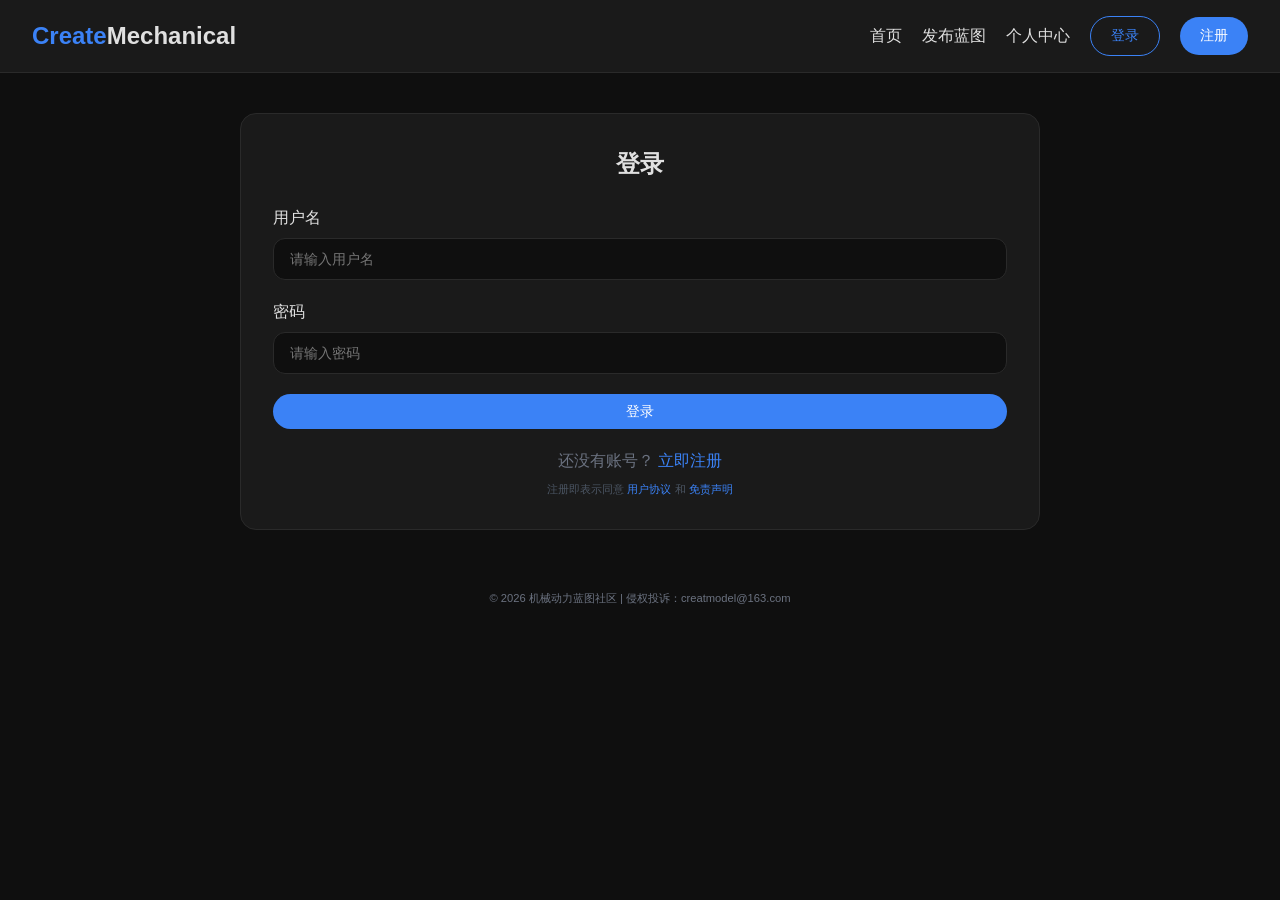
<file: login.html>
<!DOCTYPE html>
<html lang="zh-CN">
<head>
    <meta charset="UTF-8">
    <meta name="viewport" content="width=device-width, initial-scale=1.0">
    <title>登录 - 机械动力蓝图社区</title>
    <link rel="stylesheet" href="style.css">
    <link rel="icon" type="image/svg+xml" href="page.svg">
</head>
<body>
    <nav class="navbar">
        <div class="logo">
            Create<span>Mechanical</span>
        </div>
        <div class="nav-links">
            <a href="index.html" class="nav-link">首页</a>
            <a href="publish.html" class="nav-link">发布蓝图</a>
            <a href="profile.html" class="nav-link">我的发布</a>
            <a href="login.html" class="btn btn-outline">登录</a>
            <a href="register.html" class="btn btn-primary">注册</a>
        </div>
    </nav>

    <main class="container">
        <div class="form-card">
            <h2 style="margin-bottom: 24px; text-align: center;">登录</h2>
            <form id="loginForm">
                <div class="form-group">
                    <label>用户名</label>
                    <input type="text" id="username" placeholder="请输入用户名" required>
                </div>
                <div class="form-group">
                    <label>密码</label>
                    <input type="password" id="password" placeholder="请输入密码" required>
                </div>
                <button type="submit" class="btn btn-primary" style="width: 100%;">登录</button>
            </form>
            <p style="text-align: center; margin-top: 20px; color: #6b7280;">
                还没有账号？ <a href="register.html">立即注册</a>
            </p>
            <p style="text-align: center; margin-top: 8px; font-size: 0.7rem; color: #4b5563;">
                注册即表示同意 <a href="#" id="showAgreement">用户协议</a> 和 <a href="#" id="showDisclaimer">免责声明</a>
            </p>
        </div>
    </main>

    <!-- 用户协议弹窗 -->
    <div id="agreementModal" style="display: none; position: fixed; top: 0; left: 0; width: 100%; height: 100%; background: rgba(0,0,0,0.9); z-index: 1000; justify-content: center; align-items: center; overflow: auto;">
        <div style="background: #1a1a1a; border-radius: 16px; padding: 32px; max-width: 600px; width: 90%; margin: 40px auto; max-height: 80vh; overflow-y: auto;">
            <h3 style="margin-bottom: 20px; color: #3b82f6;">用户协议</h3>
            <p style="margin-bottom: 12px; color: #9ca3af;"><strong>最后更新日期：2026年6月13日</strong></p>
            
            <h4 style="margin: 16px 0 8px; color: #e0e0e0;">1. 接受协议</h4>
            <p style="margin-bottom: 12px; color: #9ca3af;">注册或使用本网站即表示您同意本协议的全部条款。如果您不同意，请勿注册或使用本网站。</p>
            
            <h4 style="margin: 16px 0 8px; color: #e0e0e0;">2. 网站性质</h4>
            <p style="margin-bottom: 12px; color: #9ca3af;">本网站为《我的世界》机械动力（Create Mod）蓝图分享平台。本网站与Mojang AB、Microsoft、Create Mod开发团队均无任何关联或背书关系。</p>
            
            <h4 style="margin: 16px 0 8px; color: #e0e0e0;">3. 用户承诺</h4>
            <p style="margin-bottom: 12px; color: #9ca3af;">您承诺并保证：</p>
            <p style="margin-bottom: 8px; color: #9ca3af; margin-left: 20px;">（1）上传的蓝图为您本人创作，或已获得原作者的明确书面授权；</p>
            <p style="margin-bottom: 8px; color: #9ca3af; margin-left: 20px;">（2）您提供的链接指向的文件不包含恶意代码、病毒、后门程序或其他破坏性内容；</p>
            <p style="margin-bottom: 12px; color: #9ca3af; margin-left: 20px;">（3）您上传的内容不侵犯任何第三方的知识产权、隐私权或其他合法权益。</p>
            
            <h4 style="margin: 16px 0 8px; color: #e0e0e0;">4. 禁止上传的内容</h4>
            <p style="margin-bottom: 8px; color: #9ca3af; margin-left: 20px;">（1）包含病毒、恶意代码、后门程序的蓝图文件；</p>
            <p style="margin-bottom: 8px; color: #9ca3af; margin-left: 20px;">（2）未经原作者许可的付费蓝图、付费模组；</p>
            <p style="margin-bottom: 8px; color: #9ca3af; margin-left: 20px;">（3）包含色情、暴力、仇恨言论或非法内容；</p>
            <p style="margin-bottom: 12px; color: #9ca3af; margin-left: 20px;">（4）纯粹用于广告推广的链接或重复发布的灌水内容。</p>
            
            <h4 style="margin: 16px 0 8px; color: #e0e0e0;">5. 违规处理</h4>
            <p style="margin-bottom: 12px; color: #9ca3af;">如您违反本协议，本网站有权删除内容、封禁账号、封禁IP，并在必要时向有关部门提供您的注册信息。</p>
            
            <h4 style="margin: 16px 0 8px; color: #e0e0e0;">6. 责任归属</h4>
            <p style="margin-bottom: 12px; color: #9ca3af;">您对您账号下的所有行为承担全部法律责任。因您上传的内容引发的任何索赔由您独立承担。</p>
            
            <h4 style="margin: 16px 0 8px; color: #e0e0e0;">7. 协议的修改</h4>
            <p style="margin-bottom: 12px; color: #9ca3af;">本网站保留随时修改本协议的权利，继续使用即视为接受修改。</p>
            
            <h4 style="margin: 16px 0 8px; color: #e0e0e0;">8. 联系我们</h4>
            <p style="margin-bottom: 12px; color: #9ca3af;">如有疑问，请联系：creatmodel@163.com</p>
            
            <button id="closeAgreement" class="btn btn-primary" style="margin-top: 20px;">关闭</button>
        </div>
    </div>

    <!-- 免责声明弹窗 -->
    <div id="disclaimerModal" style="display: none; position: fixed; top: 0; left: 0; width: 100%; height: 100%; background: rgba(0,0,0,0.9); z-index: 1000; justify-content: center; align-items: center; overflow: auto;">
        <div style="background: #1a1a1a; border-radius: 16px; padding: 32px; max-width: 600px; width: 90%; margin: 40px auto; max-height: 80vh; overflow-y: auto;">
            <h3 style="margin-bottom: 20px; color: #f97316;">免责声明</h3>
            <p style="margin-bottom: 12px; color: #9ca3af;"><strong>最后更新日期：2025年1月1日</strong></p>
            
            <h4 style="margin: 16px 0 8px; color: #e0e0e0;">1. 关联关系声明</h4>
            <p style="margin-bottom: 12px; color: #9ca3af;">本网站为《我的世界》机械动力（Create Mod）蓝图分享平台。本网站与Mojang AB、Microsoft、Create Mod开发团队均无任何关联、合作或背书关系。</p>
            
            <h4 style="margin: 16px 0 8px; color: #e0e0e0;">2. 用户内容免责</h4>
            <p style="margin-bottom: 12px; color: #9ca3af;">本网站所有蓝图文件、链接及文字描述均由用户自行上传。本网站不对用户上传内容的合法性、安全性、准确性、完整性作任何保证。</p>
            
            <h4 style="margin: 16px 0 8px; color: #e0e0e0;">3. 使用风险</h4>
            <p style="margin-bottom: 12px; color: #9ca3af;">下载或使用本网站的任何蓝图，风险由您自行承担。因使用本网站内容导致的任何损失，本网站不承担任何赔偿责任。</p>
            
            <h4 style="margin: 16px 0 8px; color: #e0e0e0;">4. 第三方链接</h4>
            <p style="margin-bottom: 12px; color: #9ca3af;">本网站可能包含指向第三方网站的链接，本网站不对第三方网站的内容、安全性或可用性承担任何责任。</p>
            
            <h4 style="margin: 16px 0 8px; color: #e0e0e0;">5. 侵权通知</h4>
            <p style="margin-bottom: 12px; color: #9ca3af;">若您认为本网站存在侵犯您合法权益的内容，请联系：creatmodel@163.com。本网站在收到有效通知后48小时内核实并处理。</p>
            
            <h4 style="margin: 16px 0 8px; color: #e0e0e0;">6. 声明的修改</h4>
            <p style="margin-bottom: 12px; color: #9ca3af;">本网站保留随时修改本免责声明的权利，修改后的版本自公布之日起生效。</p>
            
            <button id="closeDisclaimer" class="btn btn-primary" style="margin-top: 20px;">关闭</button>
        </div>
    </div>
    <div style="text-align: center; font-size: 0.7rem; color: #6b7280; padding: 20px;">
         © 2026 机械动力蓝图社区 | 侵权投诉：creatmodel@163.com
    </div>

    <script src="script.js"></script>
    <script>
        // 协议弹窗
        document.getElementById('showAgreement').addEventListener('click', (e) => {
            e.preventDefault();
            document.getElementById('agreementModal').style.display = 'flex';
        });
        document.getElementById('closeAgreement').addEventListener('click', () => {
            document.getElementById('agreementModal').style.display = 'none';
        });
        
        // 免责声明弹窗
        document.getElementById('showDisclaimer').addEventListener('click', (e) => {
            e.preventDefault();
            document.getElementById('disclaimerModal').style.display = 'flex';
        });
        document.getElementById('closeDisclaimer').addEventListener('click', () => {
            document.getElementById('disclaimerModal').style.display = 'none';
        });
        
        // 点击弹窗背景关闭
        window.addEventListener('click', (e) => {
            if (e.target === document.getElementById('agreementModal')) {
                document.getElementById('agreementModal').style.display = 'none';
            }
            if (e.target === document.getElementById('disclaimerModal')) {
                document.getElementById('disclaimerModal').style.display = 'none';
            }
        });
        
        document.getElementById('loginForm').addEventListener('submit', async (e) => {
            e.preventDefault();
            
            const username = document.getElementById('username').value.trim();
            const password = document.getElementById('password').value;
            
            if (!username || !password) {
                showMessage('请输入用户名和密码', 'error');
                return;
            }
            
            try {
                const response = await fetch(`${API_URL}/login`, {
                    method: 'POST',
                    headers: { 'Content-Type': 'application/json' },
                    body: JSON.stringify({ username, password })
                });
                const result = await response.json();
                
                if (result.success) {
                    localStorage.setItem('token', result.data.token);
                    localStorage.setItem('username', result.data.username);
                    showMessage('登录成功！', 'success');
                    setTimeout(() => {
                        window.location.href = 'index.html';
                    }, 1000);
                } else {
                    showMessage(result.error, 'error');
                }
            } catch (error) {
                showMessage('网络错误，请稍后重试', 'error');
            }
        });
        
        updateNavbar();
    </script>
</body>
</html>
</file>
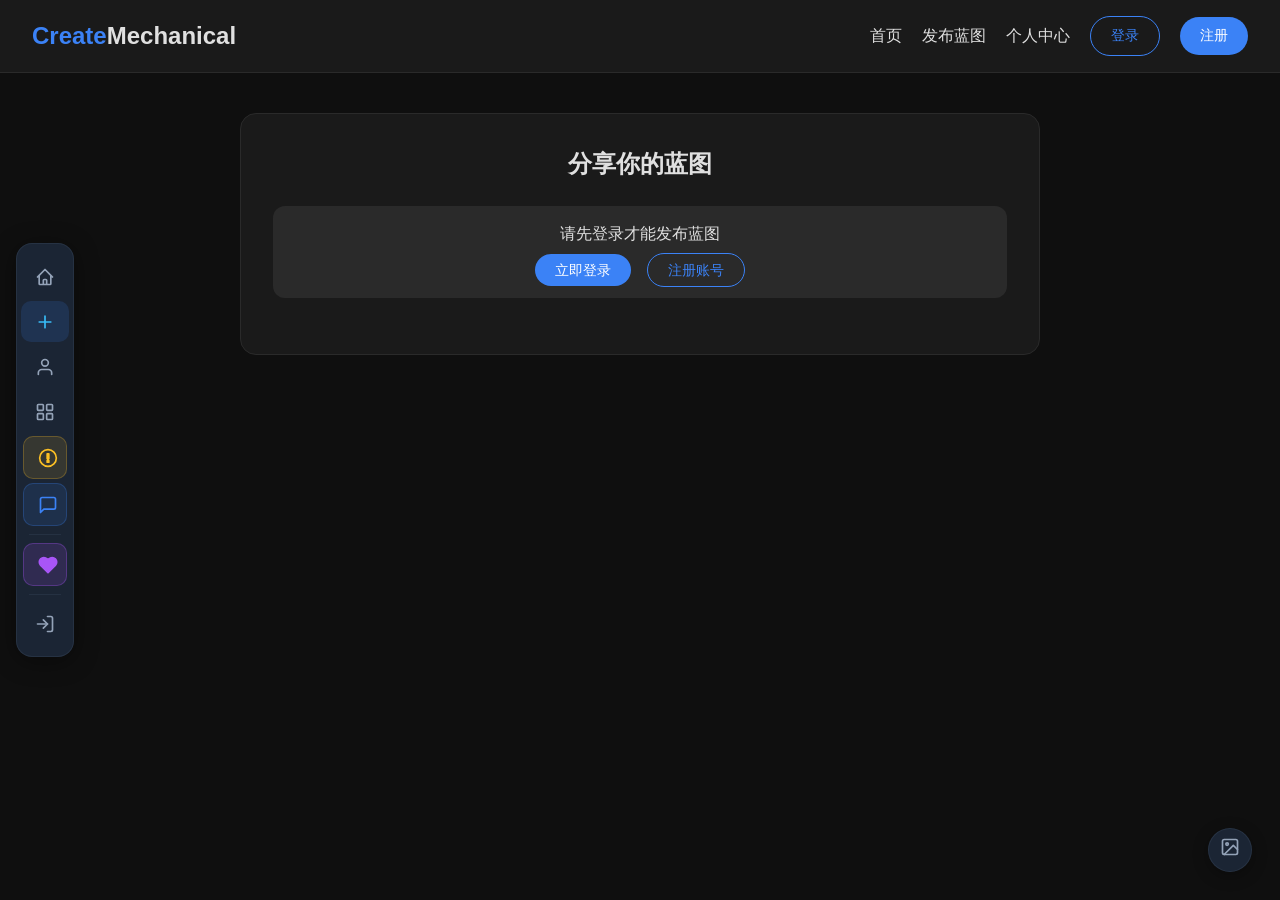
<file: publish.html>
<!DOCTYPE html>
<html lang="zh-CN">
<head>
    <meta charset="UTF-8">
    <meta name="viewport" content="width=device-width, initial-scale=1.0">
    <title>发布蓝图 - 机械动力蓝图社区</title>
    <link rel="stylesheet" href="style.css">
    <link rel="icon" type="image/svg+xml" href="page.svg">
    <style>
        .version-select {
            width: 100%;
            padding: 12px 16px;
            background: #1a1a1a;
            border: 1px solid #2a2a2a;
            border-radius: 12px;
            color: #e0e0e0;
            font-size: 0.9rem;
            cursor: pointer;
        }
        .version-select:focus {
            outline: none;
            border-color: #3b82f6;
        }
        #relatedRequest {
            width: 100%;
            padding: 12px 16px;
            background: #0f172a;
            border: 1px solid #334155;
            border-radius: 8px;
            color: #e2e8f0;
            font-size: 0.9rem;
            cursor: pointer;
        }
        #relatedRequest:focus {
            outline: none;
            border-color: #3b82f6;
        }
        #relatedRequest option {
            background: #1a1a1a;
            color: #e2e8f0;
        }
    </style>
</head>
<body>
    <nav class="navbar">
        <div class="logo">Create<span>Mechanical</span></div>
        <div class="nav-links">
            <a href="index.html" class="nav-link">首页</a>
            <a href="publish.html" class="nav-link">发布蓝图</a>
            <a href="profile.html" class="nav-link">我的发布</a>
            <a href="login.html" class="btn btn-outline">登录</a>
            <a href="register.html" class="btn btn-primary">注册</a>
        </div>
    </nav>

    <main class="container">
        <div class="form-card">
            <h2 style="margin-bottom: 24px; text-align: center;">分享你的蓝图</h2>

            <div id="loginWarning" style="display: none; background: #2a2a2a; padding: 16px; border-radius: 12px; margin-bottom: 24px; text-align: center;">
                <p style="margin-bottom: 12px;">请先登录才能发布蓝图</p>
                <a href="login.html" class="btn btn-primary">立即登录</a>
                <a href="register.html" class="btn btn-outline" style="margin-left: 12px;">注册账号</a>
            </div>

            <form id="publishForm" style="display: none;">
                <div class="form-group">
                    <label>标题 *</label>
                    <input type="text" id="title" placeholder="例如：全自动熔炉阵列" maxlength="200" required>
                </div>

                <div class="form-group">
                    <label>描述</label>
                    <textarea id="description" rows="4" placeholder="描述你的蓝图功能、使用说明等"></textarea>
                </div>

                <!-- 模组标签 -->
                <div class="form-group">
                    <label>用到的模组</label>
                    <div style="display:flex; gap:8px; flex-wrap:wrap; margin-bottom:8px;">
                        <input type="text" id="modInput" placeholder="输入模组名称" style="flex:1; min-width:150px; padding:10px 14px; background:#0f172a; border:1px solid #334155; border-radius:8px; color:#e2e8f0;">
                        <button type="button" id="addModBtn" class="btn btn-outline" style="padding:10px 16px;">添加</button>
                        <button type="button" id="clearModsBtn" class="btn btn-outline" style="padding:10px 16px; border-color:#ef4444; color:#ef4444;">清空</button>
                    </div>
                    <div id="modTagsContainer" style="display:flex; flex-wrap:wrap; gap:8px; margin-top:4px;"></div>
                    <input type="hidden" id="modsListHidden" value="">
                    <small style="color: #6b7280;">输入模组名称，点击添加，支持多个模组</small>
                </div>

                <!-- 预览图 -->
                <div class="form-group">
                    <label>预览图（可选）</label>
                    <input type="file" id="imageUpload" accept="image/jpeg,image/png,image/gif" style="color: #e0e0e0;">
                    <div id="imagePreview" style="margin-top: 12px; display: none;">
                        <img id="previewImg" style="max-width: 200px; border-radius: 8px;">
                        <div style="margin-top: 8px;">
                            <button type="button" id="removeImageBtn" class="btn btn-outline" style="padding: 4px 12px;">删除图片</button>
                        </div>
                    </div>
                    <input type="hidden" id="previewImage" value="">
                    <small style="color: #6b7280;">支持 JPG、PNG、GIF，最大 16MB</small>
                    <div id="uploadStatus" style="font-size: 0.7rem; color: #6b7280; margin-top: 4px;"></div>
                </div>

                <!-- 版本 -->
                <div class="form-group">
                    <label>MC版本 *</label>
                    <select id="mcVersion" class="version-select" required>
                        <option value="">请选择</option>
                        <option value="1.21.1">1.21.1</option>
                        <option value="1.20.1">1.20.1</option>
                        <option value="1.19.2">1.19.2</option>
                        <option value="1.18.2">1.18.2</option>
                        <option value="1.16.5">1.16.5</option>
                    </select>
                </div>

                <div class="form-group">
                    <label>Create版本 *</label>
                    <select id="createVersion" class="version-select" required>
                        <option value="">请选择</option>
                        <option value="6.0.10">6.0.10</option>
                        <option value="6.0.9">6.0.9</option>
                        <option value="6.0.8">6.0.8</option>
                        <option value="6.0.7">6.0.7</option>
                        <option value="6.0.6">6.0.6</option>
                        <option value="6.0.5">6.0.5</option>
                        <option value="6.0.4">6.0.4</option>
                        <option value="6.0.3">6.0.3</option>
                        <option value="6.0.2">6.0.2</option>
                        <option value="6.0.1">6.0.1</option>
                        <option value="6.0.0">6.0.0</option>
                        <option value="0.5.1">0.5.1</option>
                    </select>
                </div>

                <!-- ===== 关联需求 ===== -->
                <div class="form-group">
                    <label>关联需求（可选）</label>
                    <select id="relatedRequest">
                        <option value="">不关联</option>
                    </select>
                    <small style="color: #6b7280;">如果你正在接单，选择对应的需求，完成后自动发放悬赏</small>
                </div>

                <!-- 链接 -->
                <div class="form-group">
                    <label>下载链接 *</label>
                    <input type="url" id="link" placeholder="https://..." required>
                    <small style="color: #6b7280;">支持网盘链接、GitHub、直接下载链接（必须是 https）</small>
                </div>

                <!-- 免责声明 -->
                <div class="form-group checkbox-group">
                    <input type="checkbox" id="disclaimer" required>
                    <label>我已阅读并同意 <a href="#" id="showDisclaimer">《免责声明》</a>，承诺分享的内容不侵犯他人权益</label>
                </div>

                <button type="submit" class="btn btn-primary" style="width: 100%;">发布蓝图</button>
            </form>
        </div>
    </main>

    <!-- 免责声明弹窗 -->
    <div id="disclaimerModal" style="display: none; position: fixed; top: 0; left: 0; width: 100%; height: 100%; background: rgba(0,0,0,0.9); z-index: 1000; justify-content: center; align-items: center; overflow: auto;">
        <div style="background: #1a1a1a; border-radius: 16px; padding: 32px; max-width: 600px; width: 90%; margin: 40px auto; max-height: 80vh; overflow-y: auto;">
            <h3 style="margin-bottom: 20px; color: #f97316;">免责声明</h3>
            <p style="margin-bottom: 12px; color: #9ca3af;"><strong>最后更新日期：2026年6月13日</strong></p>
            <h4 style="margin: 16px 0 8px; color: #e0e0e0;">1. 关联关系声明</h4>
            <p style="margin-bottom: 12px; color: #9ca3af;">本网站为《我的世界》机械动力（Create Mod）蓝图分享平台。本网站与Mojang AB、Microsoft、Create Mod开发团队均无任何关联、合作或背书关系。</p>
            <h4 style="margin: 16px 0 8px; color: #e0e0e0;">2. 用户内容免责</h4>
            <p style="margin-bottom: 12px; color: #9ca3af;">本网站所有蓝图文件、链接及文字描述均由用户自行上传。本网站不对用户上传内容的合法性、安全性、准确性、完整性作任何保证。</p>
            <h4 style="margin: 16px 0 8px; color: #e0e0e0;">3. 使用风险</h4>
            <p style="margin-bottom: 12px; color: #9ca3af;">下载或使用本网站的任何蓝图，风险由您自行承担。因使用本网站内容导致的任何损失，本网站不承担任何赔偿责任。</p>
            <h4 style="margin: 16px 0 8px; color: #e0e0e0;">4. 技术检测声明</h4>
            <p style="margin-bottom: 12px; color: #9ca3af;">本网站已采取行业常规的安全检测措施（包括自动化扫描和人工抽查）。但技术的局限性意味着无法保证100%的准确性和完整性。本网站不对检测结果的准确性作任何保证。</p>
            <h4 style="margin: 16px 0 8px; color: #e0e0e0;">5. 第三方链接</h4>
            <p style="margin-bottom: 12px; color: #9ca3af;">本网站可能包含指向第三方网站的链接，本网站不对第三方网站的内容、安全性或可用性承担任何责任。</p>
            <h4 style="margin: 16px 0 8px; color: #e0e0e0;">6. 侵权通知</h4>
            <p style="margin-bottom: 12px; color: #9ca3af;">若您认为本网站存在侵犯您合法权益的内容，请联系：creatmodel@163.com。本网站在收到有效通知后48小时内核实并处理。</p>
            <h4 style="margin: 16px 0 8px; color: #e0e0e0;">7. 个人信息说明</h4>
            <p style="margin-bottom: 12px; color: #9ca3af;">本网站依法收集必要个人信息，详见用户协议第9条。</p>
            <h4 style="margin: 16px 0 8px; color: #e0e0e0;">8. 声明的修改</h4>
            <p style="margin-bottom: 12px; color: #9ca3af;">本网站保留随时修改本免责声明的权利，修改后的版本自公布之日起生效。</p>
            <button id="closeDisclaimer" class="btn btn-primary" style="margin-top: 20px;">关闭</button>
        </div>
    </div>

    <script src="script.js"></script>
    <script src="sidebar.js"></script>
    <script>
        const IMGBB_API_KEY = '0bb35dd01d42e7df850d535d2c79e8f6';
        let isSubmitting = false;

        // ===== 模组标签管理 =====
        const modInput = document.getElementById('modInput');
        const addModBtn = document.getElementById('addModBtn');
        const clearModsBtn = document.getElementById('clearModsBtn');
        const modTagsContainer = document.getElementById('modTagsContainer');
        const modsListHidden = document.getElementById('modsListHidden');
        let modsList = [];

        function renderModTags() {
            if (modsList.length === 0) {
                modTagsContainer.innerHTML = '<span style="color:#64748b; font-size:0.85rem;">暂无模组，请添加</span>';
                modsListHidden.value = '';
                return;
            }
            let html = '';
            modsList.forEach((mod, index) => {
                html += `
                    <span style="display:inline-flex; align-items:center; gap:6px; background:#0f172a; padding:4px 12px; border-radius:20px; border:1px solid #334155; font-size:0.85rem; color:#38bdf8;">
                        ${escapeHtml(mod)}
                        <span onclick="removeMod(${index})" style="cursor:pointer; color:#ef4444; font-size:0.7rem;">✕</span>
                    </span>
                `;
            });
            modTagsContainer.innerHTML = html;
            modsListHidden.value = modsList.join(', ');
        }

        function removeMod(index) {
            modsList.splice(index, 1);
            renderModTags();
        }

        addModBtn.addEventListener('click', function() {
            const modName = modInput.value.trim();
            if (!modName) { alert('请输入模组名称'); return; }
            if (modsList.includes(modName)) { alert('模组已存在'); modInput.value = ''; return; }
            modsList.push(modName);
            modInput.value = '';
            renderModTags();
        });

        modInput.addEventListener('keypress', function(e) {
            if (e.key === 'Enter') { e.preventDefault(); addModBtn.click(); }
        });

        clearModsBtn.addEventListener('click', function() {
            if (modsList.length === 0) return;
            if (confirm('确定清空所有模组吗？')) { modsList = []; renderModTags(); }
        });

        // ===== 图片上传 =====
        document.getElementById('imageUpload')?.addEventListener('change', async (e) => {
            const file = e.target.files[0];
            if (!file) return;
            if (!file.type.startsWith('image/')) { alert('请选择图片文件'); return; }
            if (file.size > 16 * 1024 * 1024) { alert('图片不能超过16MB'); return; }
            const uploadStatus = document.getElementById('uploadStatus');
            uploadStatus.textContent = '上传中...';
            uploadStatus.style.color = '#f97316';
            const formData = new FormData();
            formData.append('image', file);
            formData.append('key', IMGBB_API_KEY);
            try {
                const response = await fetch('https://api.imgbb.com/1/upload', { method: 'POST', body: formData });
                const result = await response.json();
                if (result.success) {
                    const url = result.data.url;
                    document.getElementById('previewImage').value = url;
                    document.getElementById('previewImg').src = url;
                    document.getElementById('imagePreview').style.display = 'block';
                    uploadStatus.textContent = '上传成功！';
                    uploadStatus.style.color = '#22c55e';
                    setTimeout(() => { uploadStatus.textContent = ''; }, 2000);
                } else {
                    uploadStatus.textContent = '上传失败：' + (result.error?.message || '未知错误');
                    uploadStatus.style.color = '#ef4444';
                }
            } catch (error) {
                uploadStatus.textContent = '上传失败：' + error.message;
                uploadStatus.style.color = '#ef4444';
            }
        });

        document.getElementById('removeImageBtn')?.addEventListener('click', () => {
            document.getElementById('previewImage').value = '';
            document.getElementById('imagePreview').style.display = 'none';
            document.getElementById('imageUpload').value = '';
        });

        // ===== 加载可关联的需求 =====
        async function loadRelatedRequests() {
            const select = document.getElementById('relatedRequest');
            if (!select) return;
            try {
                const res = await authFetch('/requests?status=in_progress');
                const data = await res.json();
                select.innerHTML = '<option value="">不关联</option>';
                if (data.success && data.data.length > 0) {
                    data.data.forEach(req => {
                        const opt = document.createElement('option');
                        opt.value = req.id;
                        const rewardText = req.reward > 0 ? ` (悬赏 ${req.reward} 绿宝石)` : '';
                        opt.textContent = `${req.title}${rewardText}`;
                        select.appendChild(opt);
                    });
                }
            } catch (e) {
                console.warn('加载需求失败:', e);
            }
        }

        // ===== 免责声明弹窗 =====
        document.getElementById('showDisclaimer')?.addEventListener('click', (e) => {
            e.preventDefault();
            document.getElementById('disclaimerModal').style.display = 'flex';
        });
        document.getElementById('closeDisclaimer')?.addEventListener('click', () => {
            document.getElementById('disclaimerModal').style.display = 'none';
        });
        window.addEventListener('click', (e) => {
            if (e.target === document.getElementById('disclaimerModal')) {
                document.getElementById('disclaimerModal').style.display = 'none';
            }
        });

        // ===== 发布提交 =====
        document.getElementById('publishForm')?.addEventListener('submit', async (e) => {
            e.preventDefault();
            if (isSubmitting) { showMessage('正在发布中，请勿重复点击', 'error'); return; }
            const submitBtn = document.querySelector('#publishForm button[type="submit"]');
            const originalText = submitBtn.textContent;
            const title = document.getElementById('title').value.trim();
            const description = document.getElementById('description').value.trim();
            const link = document.getElementById('link').value.trim();
            const mcVersion = document.getElementById('mcVersion').value;
            const createVersion = document.getElementById('createVersion').value;
            const previewImage = document.getElementById('previewImage').value;
            const disclaimer = document.getElementById('disclaimer').checked;
            const relatedRequestId = document.getElementById('relatedRequest').value || '';

            if (!title) { showMessage('请输入标题', 'error'); return; }
            if (!link) { showMessage('请输入链接', 'error'); return; }
            if (!link.startsWith('https://')) { showMessage('链接必须是 https 协议', 'error'); return; }
            if (!mcVersion) { showMessage('请选择 MC 版本', 'error'); return; }
            if (!createVersion) { showMessage('请选择 Create 版本', 'error'); return; }
            if (!disclaimer) { showMessage('请阅读并同意免责声明', 'error'); return; }

            let fullDescription = description || '';
            if (modsList.length > 0) {
                fullDescription = '【模组：' + modsList.join('、') + '】' + (fullDescription ? '\n' + fullDescription : '');
            }

            isSubmitting = true;
            submitBtn.textContent = '发布中...';
            submitBtn.disabled = true;

            try {
                const response = await authFetch('/blueprints', {
                    method: 'POST',
                    body: JSON.stringify({
                        title,
                        description: fullDescription,
                        link,
                        mcVersion,
                        createVersion,
                        previewImage,
                        relatedRequestId
                    })
                });
                const result = await response.json();
                if (result.success) {
                    let msg = '发布成功！';
                    if (result.relatedRequest && result.relatedRequest.reward > 0) {
                        msg += ` 关联需求完成，获得 ${result.relatedRequest.reward} 绿宝石悬赏！`;
                    }
                    showMessage(msg, 'success');
                    setTimeout(() => {
                        window.location.href = `blueprint.html?id=${result.data.id}`;
                    }, 1500);
                } else {
                    showMessage(result.error, 'error');
                }
            } catch (error) {
                showMessage('发布失败: ' + error.message, 'error');
            } finally {
                isSubmitting = false;
                submitBtn.textContent = originalText;
                submitBtn.disabled = false;
            }
        });

        // ===== 登录检查 =====
        function checkLogin() {
            const loggedIn = isLoggedIn();
            const warning = document.getElementById('loginWarning');
            const form = document.getElementById('publishForm');
            if (loggedIn) { warning.style.display = 'none'; form.style.display = 'block'; }
            else { warning.style.display = 'block'; form.style.display = 'none'; }
        }

        function escapeHtml(str) {
            if (!str) return '';
            return str.replace(/[&<>"]/g, function(m) {
                if (m === '&') return '&amp;';
                if (m === '<') return '&lt;';
                if (m === '>') return '&gt;';
                if (m === '"') return '&quot;';
                return m;
            });
        }

        // ===== 初始化 =====
        checkLogin();
        updateNavbar();
        renderModTags();
        loadRelatedRequests();
    </script>
</body>
</html>
</file>
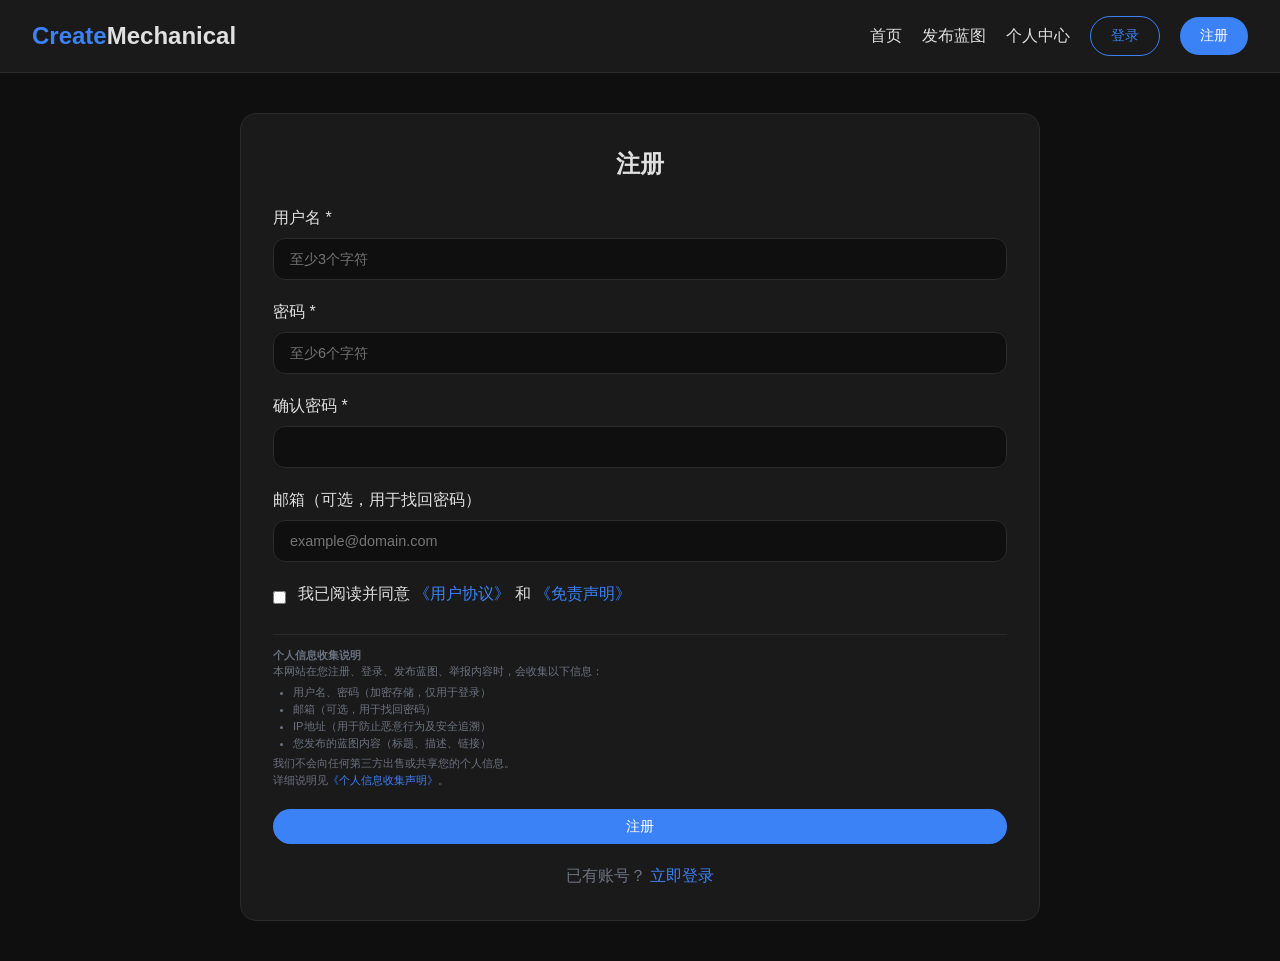
<file: register.html>
<!DOCTYPE html>
<html lang="zh-CN">
<head>
    <meta charset="UTF-8">
    <meta name="viewport" content="width=device-width, initial-scale=1.0">
    <title>注册 - 机械动力蓝图社区</title>
    <link rel="stylesheet" href="style.css">
    <link rel="icon" type="image/svg+xml" href="page.svg">
</head>
<body>
    <nav class="navbar">
        <div class="logo">
            Create<span>Mechanical</span>
        </div>
        <div class="nav-links">
            <a href="index.html" class="nav-link">首页</a>
            <a href="publish.html" class="nav-link">发布蓝图</a>
            <a href="profile.html" class="nav-link">我的发布</a>
            <a href="login.html" class="btn btn-outline">登录</a>
            <a href="register.html" class="btn btn-primary">注册</a>
        </div>
    </nav>

    <main class="container">
        <div class="form-card">
            <h2 style="margin-bottom: 24px; text-align: center;">注册</h2>
            <form id="registerForm">
                <div class="form-group">
                    <label>用户名 *</label>
                    <input type="text" id="username" placeholder="至少3个字符" required>
                </div>
                <div class="form-group">
                    <label>密码 *</label>
                    <input type="password" id="password" placeholder="至少6个字符" required>
                </div>
                <div class="form-group">
                    <label>确认密码 *</label>
                    <input type="password" id="confirmPassword" required>
                </div>
                <div class="form-group">
                    <label>邮箱（可选，用于找回密码）</label>
                    <input type="email" id="email" placeholder="example@domain.com">
                </div>

                <!-- 协议勾选 -->
                <div class="form-group checkbox-group">
                    <input type="checkbox" id="agreeTerms" required>
                    <label>我已阅读并同意 <a href="#" id="showAgreement">《用户协议》</a> 和 <a href="#" id="showDisclaimer">《免责声明》</a></label>
                </div>

                <!-- 个人信息收集声明 -->
                <div class="form-group" style="font-size: 0.7rem; color: #6b7280; margin-top: 8px; border-top: 1px solid #2a2a2a; padding-top: 12px;">
                    <p><strong>个人信息收集说明</strong></p>
                    <p>本网站在您注册、登录、发布蓝图、举报内容时，会收集以下信息：</p>
                    <ul style="margin-left: 20px; margin-top: 4px; margin-bottom: 4px;">
                        <li>用户名、密码（加密存储，仅用于登录）</li>
                        <li>邮箱（可选，用于找回密码）</li>
                        <li>IP地址（用于防止恶意行为及安全追溯）</li>
                        <li>您发布的蓝图内容（标题、描述、链接）</li>
                    </ul>
                    <p>我们不会向任何第三方出售或共享您的个人信息。<br>
                    详细说明见<a href="#" id="showPrivacy">《个人信息收集声明》</a>。</p>
                </div>

                <button type="submit" class="btn btn-primary" style="width: 100%;">注册</button>
            </form>
            <p style="text-align: center; margin-top: 20px; color: #6b7280;">
                已有账号？ <a href="login.html">立即登录</a>
            </p>
        </div>
    </main>

    <!-- ========== 用户协议弹窗（完整版） ========== -->
    <div id="agreementModal" style="display: none; position: fixed; top: 0; left: 0; width: 100%; height: 100%; background: rgba(0,0,0,0.9); z-index: 1000; justify-content: center; align-items: center; overflow: auto;">
        <div style="background: #1a1a1a; border-radius: 16px; padding: 32px; max-width: 600px; width: 90%; margin: 40px auto; max-height: 80vh; overflow-y: auto;">
            <h3 style="margin-bottom: 20px; color: #3b82f6;">用户协议</h3>
            <p style="margin-bottom: 12px; color: #9ca3af;"><strong>最后更新日期：2026年6月13日</strong></p>

            <h4 style="margin: 16px 0 8px; color: #e0e0e0;">1. 接受协议</h4>
            <p style="margin-bottom: 12px; color: #9ca3af;">注册或使用本网站即表示您同意本协议的全部条款。如果您不同意，请勿注册或使用本网站。</p>

            <h4 style="margin: 16px 0 8px; color: #e0e0e0;">2. 网站性质</h4>
            <p style="margin-bottom: 12px; color: #9ca3af;">本网站为《我的世界》机械动力（Create Mod）蓝图分享平台。本网站与Mojang AB、Microsoft、Create Mod开发团队均无任何关联或背书关系。</p>

            <h4 style="margin: 16px 0 8px; color: #e0e0e0;">3. 用户承诺</h4>
            <p style="margin-bottom: 12px; color: #9ca3af;">您承诺并保证：</p>
            <p style="margin-bottom: 8px; color: #9ca3af; margin-left: 20px;">（1）上传的蓝图为您本人创作，或已获得原作者的明确书面授权；</p>
            <p style="margin-bottom: 8px; color: #9ca3af; margin-left: 20px;">（2）您提供的链接指向的文件不包含恶意代码、病毒、后门程序或其他破坏性内容；</p>
            <p style="margin-bottom: 12px; color: #9ca3af; margin-left: 20px;">（3）您上传的内容不侵犯任何第三方的知识产权、隐私权或其他合法权益。</p>

            <h4 style="margin: 16px 0 8px; color: #e0e0e0;">4. 禁止上传的内容</h4>
            <p style="margin-bottom: 8px; color: #9ca3af; margin-left: 20px;">（1）包含病毒、恶意代码、后门程序的蓝图文件；</p>
            <p style="margin-bottom: 8px; color: #9ca3af; margin-left: 20px;">（2）未经原作者许可的付费蓝图、付费模组；</p>
            <p style="margin-bottom: 8px; color: #9ca3af; margin-left: 20px;">（3）包含色情、暴力、仇恨言论或非法内容；</p>
            <p style="margin-bottom: 12px; color: #9ca3af; margin-left: 20px;">（4）纯粹用于广告推广的链接或重复发布的灌水内容。</p>

            <h4 style="margin: 16px 0 8px; color: #e0e0e0;">5. 违规处理</h4>
            <p style="margin-bottom: 12px; color: #9ca3af;">如您违反本协议，本网站有权删除内容、封禁账号、封禁IP，并在必要时向有关部门提供您的注册信息。</p>

            <h4 style="margin: 16px 0 8px; color: #e0e0e0;">6. 责任归属</h4>
            <p style="margin-bottom: 12px; color: #9ca3af;">您对您账号下的所有行为承担全部法律责任。因您上传的内容引发的任何索赔由您独立承担。</p>

            <h4 style="margin: 16px 0 8px; color: #e0e0e0;">7. 协议的修改</h4>
            <p style="margin-bottom: 12px; color: #9ca3af;">本网站保留随时修改本协议的权利，继续使用即视为接受修改。</p>

            <h4 style="margin: 16px 0 8px; color: #e0e0e0;">8. 联系我们</h4>
            <p style="margin-bottom: 12px; color: #9ca3af;">侵权投诉 / 个人信息问题：creatmodel@163.com</p>

            <h4 style="margin: 16px 0 8px; color: #e0e0e0;">9. 个人信息收集与保护</h4>
            <p style="margin-bottom: 12px; color: #9ca3af;">
                本网站在您注册、登录、发布蓝图、举报内容时，会收集以下必要信息：<br>
                - 账号信息：用户名、密码（加密存储，不对外展示）<br>
                - 联系方式：邮箱（可选）<br>
                - 技术信息：注册IP、发布IP、操作时间戳<br>
                - 内容信息：您发布的蓝图标题、描述、链接<br><br>
                上述信息仅用于：账号安全验证、防止恶意刷量、追溯违规行为、社区内容展示与审核。<br>
                我们不会向任何第三方出售或共享您的个人信息。<br>
                您可随时联系管理员注销账号，注销后个人信息将被清除或匿名化处理。
            </p>

            <button id="closeAgreement" class="btn btn-primary" style="margin-top: 20px;">关闭</button>
        </div>
    </div>

    <!-- ========== 免责声明弹窗（完整版） ========== -->
    <div id="disclaimerModal" style="display: none; position: fixed; top: 0; left: 0; width: 100%; height: 100%; background: rgba(0,0,0,0.9); z-index: 1000; justify-content: center; align-items: center; overflow: auto;">
        <div style="background: #1a1a1a; border-radius: 16px; padding: 32px; max-width: 600px; width: 90%; margin: 40px auto; max-height: 80vh; overflow-y: auto;">
            <h3 style="margin-bottom: 20px; color: #f97316;">免责声明</h3>
            <p style="margin-bottom: 12px; color: #9ca3af;"><strong>最后更新日期：2026年6月13日</strong></p>

            <h4 style="margin: 16px 0 8px; color: #e0e0e0;">1. 关联关系声明</h4>
            <p style="margin-bottom: 12px; color: #9ca3af;">本网站为《我的世界》机械动力（Create Mod）蓝图分享平台。本网站与Mojang AB、Microsoft、Create Mod开发团队均无任何关联、合作或背书关系。</p>

            <h4 style="margin: 16px 0 8px; color: #e0e0e0;">2. 用户内容免责</h4>
            <p style="margin-bottom: 12px; color: #9ca3af;">本网站所有蓝图文件、链接及文字描述均由用户自行上传。本网站不对用户上传内容的合法性、安全性、准确性、完整性作任何保证。</p>

            <h4 style="margin: 16px 0 8px; color: #e0e0e0;">3. 使用风险</h4>
            <p style="margin-bottom: 12px; color: #9ca3af;">下载或使用本网站的任何蓝图，风险由您自行承担。因使用本网站内容导致的任何损失，本网站不承担任何赔偿责任。</p>

            <h4 style="margin: 16px 0 8px; color: #e0e0e0;">4. 技术检测声明</h4>
            <p style="margin-bottom: 12px; color: #9ca3af;">本网站已采取行业常规的安全检测措施（包括自动化扫描和人工抽查）。但技术的局限性意味着无法保证100%的准确性和完整性。本网站不对检测结果的准确性作任何保证。</p>

            <h4 style="margin: 16px 0 8px; color: #e0e0e0;">5. 第三方链接</h4>
            <p style="margin-bottom: 12px; color: #9ca3af;">本网站可能包含指向第三方网站的链接，本网站不对第三方网站的内容、安全性或可用性承担任何责任。</p>

            <h4 style="margin: 16px 0 8px; color: #e0e0e0;">6. 侵权通知</h4>
            <p style="margin-bottom: 12px; color: #9ca3af;">若您认为本网站存在侵犯您合法权益的内容，请联系：creatmodel@163.com。本网站在收到有效通知后48小时内核实并处理。</p>

            <h4 style="margin: 16px 0 8px; color: #e0e0e0;">7. 个人信息说明</h4>
            <p style="margin-bottom: 12px; color: #9ca3af;">本网站依法收集必要个人信息，详见用户协议第9条。</p>

            <h4 style="margin: 16px 0 8px; color: #e0e0e0;">8. 声明的修改</h4>
            <p style="margin-bottom: 12px; color: #9ca3af;">本网站保留随时修改本免责声明的权利，修改后的版本自公布之日起生效。</p>

            <button id="closeDisclaimer" class="btn btn-primary" style="margin-top: 20px;">关闭</button>
        </div>
    </div>

    <!-- ========== 个人信息收集声明弹窗 ========== -->
    <div id="privacyModal" style="display: none; position: fixed; top: 0; left: 0; width: 100%; height: 100%; background: rgba(0,0,0,0.9); z-index: 1000; justify-content: center; align-items: center; overflow: auto;">
        <div style="background: #1a1a1a; border-radius: 16px; padding: 32px; max-width: 600px; width: 90%; margin: 40px auto; max-height: 80vh; overflow-y: auto;">
            <h3 style="margin-bottom: 20px; color: #3b82f6;">个人信息收集声明</h3>
            <p style="margin-bottom: 12px; color: #9ca3af;"><strong>最后更新日期：2026年6月13日</strong></p>
            <p style="margin-bottom: 12px; color: #9ca3af;">
                本网站根据《中华人民共和国个人信息保护法》及本协议第9条，向您告知以下信息：
            </p>
            <ul style="margin-left: 20px; margin-bottom: 16px; color: #9ca3af;">
                <li>收集信息：用户名、加密密码、邮箱（可选）、IP地址、发布内容</li>
                <li>使用目的：登录验证、安全追溯、防止滥用、社区展示</li>
                <li>存储方式：加密存储，不对外共享</li>
                <li>用户权利：可注销账号、要求删除个人信息</li>
            </ul>
            <p style="margin-bottom: 12px; color: #9ca3af;">
                注销账号请联系：creatmodel@163.com
            </p>
            <button id="closePrivacy" class="btn btn-primary" style="margin-top: 20px;">关闭</button>
        </div>
    </div>

    <script src="script.js"></script>
    <script>
        // ===== 协议弹窗 =====
        document.getElementById('showAgreement').addEventListener('click', (e) => {
            e.preventDefault();
            document.getElementById('agreementModal').style.display = 'flex';
        });
        document.getElementById('closeAgreement').addEventListener('click', () => {
            document.getElementById('agreementModal').style.display = 'none';
        });

        document.getElementById('showDisclaimer').addEventListener('click', (e) => {
            e.preventDefault();
            document.getElementById('disclaimerModal').style.display = 'flex';
        });
        document.getElementById('closeDisclaimer').addEventListener('click', () => {
            document.getElementById('disclaimerModal').style.display = 'none';
        });

        document.getElementById('showPrivacy').addEventListener('click', (e) => {
            e.preventDefault();
            document.getElementById('privacyModal').style.display = 'flex';
        });
        document.getElementById('closePrivacy').addEventListener('click', () => {
            document.getElementById('privacyModal').style.display = 'none';
        });

        // 点击背景关闭
        window.addEventListener('click', (e) => {
            if (e.target === document.getElementById('agreementModal')) {
                document.getElementById('agreementModal').style.display = 'none';
            }
            if (e.target === document.getElementById('disclaimerModal')) {
                document.getElementById('disclaimerModal').style.display = 'none';
            }
            if (e.target === document.getElementById('privacyModal')) {
                document.getElementById('privacyModal').style.display = 'none';
            }
        });

        // ===== 注册提交（无 Turnstile） =====
        document.getElementById('registerForm').addEventListener('submit', async (e) => {
            e.preventDefault();

            const username = document.getElementById('username').value.trim();
            const password = document.getElementById('password').value;
            const confirmPassword = document.getElementById('confirmPassword').value;
            const email = document.getElementById('email').value.trim();
            const agreeTerms = document.getElementById('agreeTerms').checked;

            if (username.length < 3) {
                showMessage('用户名至少3个字符', 'error');
                return;
            }
            if (password.length < 6) {
                showMessage('密码至少6个字符', 'error');
                return;
            }
            if (password !== confirmPassword) {
                showMessage('两次输入的密码不一致', 'error');
                return;
            }
            if (!agreeTerms) {
                showMessage('请阅读并同意用户协议和免责声明', 'error');
                return;
            }

            try {
                const response = await fetch(`${API_URL}/register`, {
                    method: 'POST',
                    headers: { 'Content-Type': 'application/json' },
                    body: JSON.stringify({
                        username,
                        password,
                        email: email || '',
                        agreedTosVersion: 'v1.0'
                        // 不再发送 token
                    })
                });
                const result = await response.json();

                if (result.success) {
                    localStorage.setItem('token', result.data.token);
                    localStorage.setItem('username', result.data.username);
                    showMessage('注册成功！', 'success');
                    setTimeout(() => {
                        window.location.href = 'index.html';
                    }, 1500);
                } else {
                    showMessage(result.error, 'error');
                }
            } catch (error) {
                showMessage('网络错误，请稍后重试', 'error');
            }
        });

        updateNavbar();
    </script>
</body>
</html>
</file>
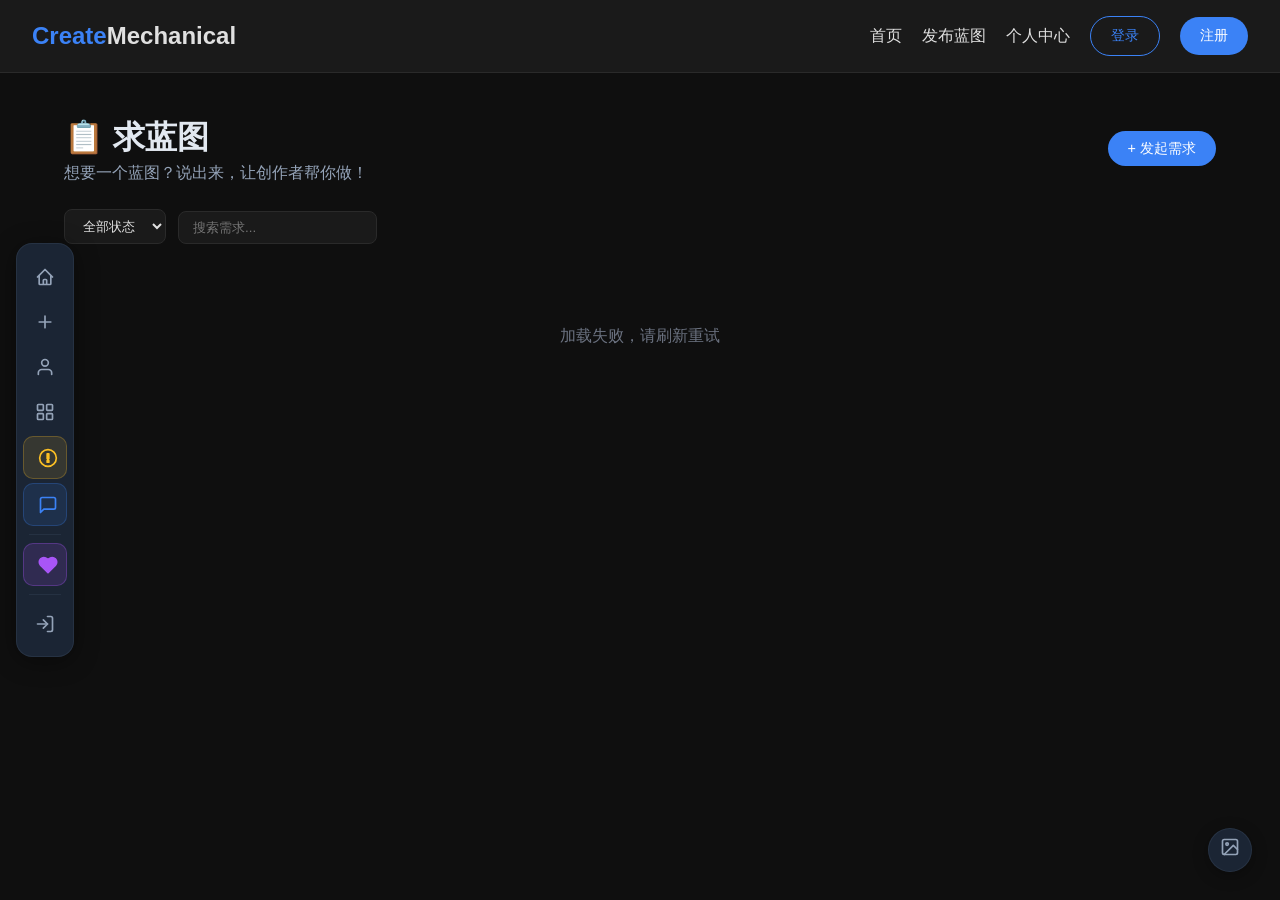
<file: requests.html>
<!DOCTYPE html>
<html lang="zh-CN">
<head>
    <meta charset="UTF-8">
    <meta name="viewport" content="width=device-width, initial-scale=1.0">
    <title>求蓝图 - 机械动力蓝图社区</title>
    <link rel="stylesheet" href="style.css">
    <link rel="icon" type="image/svg+xml" href="page.svg">
    <style>
        .requests-container {
            max-width: 1200px;
            margin: 0 auto;
            padding: 40px 24px;
        }
        .requests-header {
            display: flex;
            justify-content: space-between;
            align-items: center;
            flex-wrap: wrap;
            gap: 16px;
            margin-bottom: 24px;
        }
        .requests-header h1 {
            color: #e2e8f0;
            font-size: 2rem;
        }
        .requests-header .sub {
            color: #94a3b8;
        }
        .request-card {
            background: #1a1a1a;
            border: 1px solid #2a2a2a;
            border-radius: 12px;
            padding: 20px;
            margin-bottom: 16px;
            transition: border-color 0.2s;
        }
        .request-card:hover {
            border-color: #3b82f6;
        }
        .request-card .title {
            font-size: 1.1rem;
            font-weight: 600;
            color: #e2e8f0;
        }
        .request-card .meta {
            display: flex;
            gap: 16px;
            font-size: 0.8rem;
            color: #94a3b8;
            margin: 8px 0;
            flex-wrap: wrap;
        }
        .request-card .desc {
            color: #9ca3af;
            font-size: 0.9rem;
            margin: 8px 0;
        }
        .request-card .status-badge {
            display: inline-block;
            padding: 2px 12px;
            border-radius: 20px;
            font-size: 0.7rem;
            font-weight: 500;
        }
        .status-pending { background: #f97316; color: #fff; }
        .status-in_progress { background: #3b82f6; color: #fff; }
        .status-resolved { background: #22c55e; color: #fff; }
        .request-card .actions {
            margin-top: 12px;
            display: flex;
            gap: 8px;
            flex-wrap: wrap;
        }
        .request-card .reward {
            color: #fbbf24;
            font-weight: 600;
        }
        .filter-bar {
            display: flex;
            gap: 12px;
            flex-wrap: wrap;
            margin-bottom: 20px;
        }
        .filter-bar select, .filter-bar input {
            padding: 8px 14px;
            background: #1a1a1a;
            border: 1px solid #2a2a2a;
            border-radius: 8px;
            color: #e0e0e0;
        }
        .modal-overlay {
            display: none;
            position: fixed;
            top: 0; left: 0;
            width: 100%; height: 100%;
            background: rgba(0,0,0,0.8);
            z-index: 1000;
            justify-content: center;
            align-items: center;
        }
        .modal-overlay.show { display: flex; }
        .modal-content {
            background: #1a1a1a;
            border-radius: 16px;
            padding: 32px;
            max-width: 500px;
            width: 90%;
            border: 1px solid #2a2a2a;
        }
        .modal-content h2 {
            color: #e2e8f0;
            margin-bottom: 20px;
        }
        .modal-content .form-group {
            margin-bottom: 16px;
        }
        .modal-content .form-group label {
            display: block;
            color: #94a3b8;
            margin-bottom: 4px;
            font-size: 0.9rem;
        }
        .modal-content .form-group input,
        .modal-content .form-group textarea,
        .modal-content .form-group select {
            width: 100%;
            padding: 10px 14px;
            background: #0f172a;
            border: 1px solid #334155;
            border-radius: 8px;
            color: #e2e8f0;
        }
        .modal-content .btn-row {
            display: flex;
            gap: 12px;
            justify-content: flex-end;
            margin-top: 20px;
        }
        .empty-state {
            text-align: center;
            padding: 60px 20px;
            color: #64748b;
        }
        .empty-state .icon {
            font-size: 48px;
            margin-bottom: 12px;
        }
        .btn-sm {
            padding: 4px 12px;
            font-size: 0.8rem;
        }
        .balance-warning {
            color: #ef4444;
            font-size: 0.85rem;
            margin-top: 4px;
            display: none;
        }
        .balance-warning.show {
            display: block;
        }
    </style>
</head>
<body>
    <nav class="navbar">
        <div class="logo">Create<span>Mechanical</span></div>
        <div class="nav-links">
            <a href="index.html" class="nav-link">首页</a>
            <a href="publish.html" class="nav-link">发布蓝图</a>
            <a href="profile.html" class="nav-link">我的发布</a>
            <a href="login.html" class="btn btn-outline">登录</a>
            <a href="register.html" class="btn btn-primary">注册</a>
        </div>
    </nav>

    <div class="requests-container">
        <div class="requests-header">
            <div>
                <h1>📋 求蓝图</h1>
                <div class="sub">想要一个蓝图？说出来，让创作者帮你做！</div>
            </div>
            <button class="btn btn-primary" onclick="openNewRequest()">+ 发起需求</button>
        </div>

        <!-- 筛选栏 -->
        <div class="filter-bar">
            <select id="filterStatus" onchange="loadRequests()">
                <option value="">全部状态</option>
                <option value="pending">等待接单</option>
                <option value="in_progress">制作中</option>
                <option value="resolved">已完成</option>
            </select>
            <input type="text" id="filterSearch" placeholder="搜索需求..." oninput="loadRequests()">
        </div>

        <!-- 需求列表 -->
        <div id="requestList">
            <div class="loading">加载中...</div>
        </div>
    </div>

    <!-- 新建需求弹窗 -->
    <div id="newRequestModal" class="modal-overlay">
        <div class="modal-content">
            <h2>发起需求</h2>
            <form id="requestForm">
                <div class="form-group">
                    <label>标题 *</label>
                    <input type="text" id="reqTitle" placeholder="例如：我想要一个自动熔炉" required>
                </div>
                <div class="form-group">
                    <label>描述</label>
                    <textarea id="reqDesc" rows="3" placeholder="详细描述你想要的蓝图功能..."></textarea>
                </div>
                <div class="form-group">
                    <label>MC版本</label>
                    <select id="reqMcVersion">
                        <option value="">不限</option>
                        <option value="1.21.1">1.21.1</option>
                        <option value="1.20.1">1.20.1</option>
                        <option value="1.19.2">1.19.2</option>
                        <option value="1.18.2">1.18.2</option>
                    </select>
                </div>
                <div class="form-group">
                    <label>Create版本</label>
                    <select id="reqCreateVersion">
                        <option value="">不限</option>
                        <option value="6.0.10">6.0.10</option>
                        <option value="6.0.9">6.0.9</option>
                        <option value="6.0.8">6.0.8</option>
                        <option value="6.0.7">6.0.7</option>
                    </select>
                </div>
                <div class="form-group">
                    <label>悬赏绿宝石</label>
                    <input type="number" id="reqReward" value="0" min="0" max="100">
                    <div id="balanceWarning" class="balance-warning">⚠️ 余额不足，当前余额：<span id="currentBalanceDisplay">0</span> 绿宝石</div>
                </div>
                <div class="btn-row">
                    <button type="button" class="btn btn-secondary" onclick="closeNewRequest()">取消</button>
                    <button type="submit" class="btn btn-primary">提交需求</button>
                </div>
            </form>
        </div>
    </div>

    <script src="script.js"></script>
    <script src="sidebar.js"></script>
    <script>
        let currentFilter = '';

        // ===== 播放扣费音效 =====
        function playCostSound() {
            try {
                const audio = new Audio('orb.mp3');
                audio.volume = 0.4;
                audio.play().catch(() => {});
            } catch (e) {}
        }

        // ===== 获取当前余额 =====
        async function fetchBalance() {
            try {
                const res = await authFetch('/balance');
                const data = await res.json();
                if (data.success) {
                    return data.balance;
                }
                return 0;
            } catch (e) {
                return 0;
            }
        }

        async function loadRequests() {
            const container = document.getElementById('requestList');
            const status = document.getElementById('filterStatus').value;
            const search = document.getElementById('filterSearch').value.trim();
            
            container.innerHTML = '<div class="loading">加载中...</div>';

            let url = `${API_URL}/requests`;
            const params = new URLSearchParams();
            if (status) params.append('status', status);
            if (search) params.append('search', search);
            if (params.toString()) url += '?' + params.toString();

            try {
                const res = await fetch(url);
                const result = await res.json();
                if (!result.success || result.data.length === 0) {
                    container.innerHTML = `
                        <div class="empty-state">
                            <div class="icon">🔍</div>
                            <p>还没有需求，点击右上角发起第一个吧！</p>
                        </div>
                    `;
                    return;
                }

                container.innerHTML = result.data.map(req => `
                    <div class="request-card">
                        <div class="title">${escapeHtml(req.title)}</div>
                        <div class="meta">
                            <span>👤 ${escapeHtml(req.username)}</span>
                            <span>📅 ${formatDate(req.created_at)}</span>
                            ${req.reward > 0 ? `<span class="reward">💎 悬赏 ${req.reward} 绿宝石</span>` : ''}
                            ${req.mc_version ? `<span>MC: ${escapeHtml(req.mc_version)}</span>` : ''}
                            ${req.create_version ? `<span>Create: ${escapeHtml(req.create_version)}</span>` : ''}
                            <span class="status-badge status-${req.status}">${statusMap[req.status] || req.status}</span>
                        </div>
                        ${req.description ? `<div class="desc">${escapeHtml(req.description)}</div>` : ''}
                        <div class="actions">
                            ${req.status === 'pending' && isLoggedIn() ? `<button class="btn btn-outline btn-sm" onclick="takeRequest(${req.id})">接单</button>` : ''}
                            ${req.status === 'in_progress' ? `<span style="color:#94a3b8;font-size:0.8rem;">⏳ 制作中...</span>` : ''}
                            ${req.status === 'resolved' && req.blueprint_id ? `<a href="blueprint.html?id=${req.blueprint_id}" class="btn btn-outline btn-sm">查看蓝图</a>` : ''}
                            ${req.user_id === getUserId() ? `<button class="btn btn-danger btn-sm" onclick="deleteRequest(${req.id})">删除</button>` : ''}
                        </div>
                    </div>
                `).join('');
            } catch (e) {
                container.innerHTML = '<div class="empty">加载失败，请刷新重试</div>';
            }
        }

        const statusMap = {
            pending: '等待接单',
            in_progress: '制作中',
            resolved: '已完成'
        };

        function getUserId() {
            try {
                const token = localStorage.getItem('token');
                if (!token) return null;
                const payload = JSON.parse(atob(token.split('.')[1]));
                return payload.userId;
            } catch { return null; }
        }

        function openNewRequest() {
            if (!isLoggedIn()) {
                showMessage('请先登录', 'error');
                setTimeout(() => { window.location.href = 'login.html'; }, 1000);
                return;
            }
            document.getElementById('newRequestModal').classList.add('show');
            // 显示当前余额
            fetchBalance().then(balance => {
                document.getElementById('currentBalanceDisplay').textContent = balance;
            });
            // 监听悬赏金额变化
            document.getElementById('reqReward').addEventListener('input', function() {
                const val = parseInt(this.value) || 0;
                const warn = document.getElementById('balanceWarning');
                if (val > 0) {
                    fetchBalance().then(balance => {
                        if (val > balance) {
                            warn.textContent = `⚠️ 余额不足，当前余额：${balance} 绿宝石`;
                            warn.classList.add('show');
                        } else {
                            warn.classList.remove('show');
                        }
                    });
                } else {
                    warn.classList.remove('show');
                }
            });
        }

        function closeNewRequest() {
            document.getElementById('newRequestModal').classList.remove('show');
            document.getElementById('balanceWarning').classList.remove('show');
        }

        document.getElementById('requestForm').addEventListener('submit', async (e) => {
            e.preventDefault();
            const title = document.getElementById('reqTitle').value.trim();
            const description = document.getElementById('reqDesc').value.trim();
            const mcVersion = document.getElementById('reqMcVersion').value;
            const createVersion = document.getElementById('reqCreateVersion').value;
            const reward = parseInt(document.getElementById('reqReward').value) || 0;

            if (!title) {
                showMessage('请输入标题', 'error');
                return;
            }

            // 检查余额
            const balance = await fetchBalance();
            if (reward > balance) {
                showMessage(`绿宝石不足（当前 ${balance}，需要 ${reward}）`, 'error');
                return;
            }

            try {
                const res = await authFetch('/requests', {
                    method: 'POST',
                    body: JSON.stringify({ title, description, mcVersion, createVersion, reward })
                });
                const data = await res.json();
                if (data.success) {
                    // 播放扣费音效
                    playCostSound();
                    
                    showMessage(`需求已提交！${reward > 0 ? ' 扣除 ' + reward + ' 绿宝石' : ''}`, 'success');
                    closeNewRequest();
                    document.getElementById('requestForm').reset();
                    loadRequests();
                    
                    // ===== 刷新侧边栏余额 =====
                    if (data.newBalance !== undefined) {
                        if (window.updateSidebarBalance) {
                            window.updateSidebarBalance(data.newBalance);
                        }
                        // 也更新本地显示的余额
                        const balanceEl = document.getElementById('balanceAmount');
                        if (balanceEl) balanceEl.textContent = data.newBalance;
                    }
                } else {
                    showMessage(data.error, 'error');
                }
            } catch (err) {
                showMessage('提交失败：' + err.message, 'error');
            }
        });

        async function takeRequest(id) {
            if (!confirm('确定要接单吗？')) return;
            try {
                const res = await authFetch(`/requests/${id}/take`, { method: 'PUT' });
                const data = await res.json();
                if (data.success) {
                    showMessage('接单成功！制作完成后发布蓝图并关联此需求', 'success');
                    loadRequests();
                } else {
                    showMessage(data.error, 'error');
                }
            } catch (err) {
                showMessage('接单失败：' + err.message, 'error');
            }
        }

        async function deleteRequest(id) {
            if (!confirm('确定删除此需求吗？')) return;
            try {
                const res = await authFetch(`/requests/${id}`, { method: 'DELETE' });
                const data = await res.json();
                if (data.success) {
                    showMessage('已删除，悬赏已退还', 'success');
                    loadRequests();
                    // 刷新余额
                    fetchBalance().then(balance => {
                        if (window.updateSidebarBalance) {
                            window.updateSidebarBalance(balance);
                        }
                    });
                } else {
                    showMessage(data.error, 'error');
                }
            } catch (err) {
                showMessage('删除失败：' + err.message, 'error');
            }
        }

        // 点击弹窗外部关闭
        document.getElementById('newRequestModal').addEventListener('click', function(e) {
            if (e.target === this) closeNewRequest();
        });

        updateNavbar();
        loadRequests();
    </script>
</body>
</html>
</file>
<file: style.css>
* {
    margin: 0;
    padding: 0;
    box-sizing: border-box;
}

body {
    font-family: -apple-system, BlinkMacSystemFont, 'Segoe UI', Roboto, Helvetica, Arial, sans-serif;
    background: #0f0f0f;
    color: #e0e0e0;
    line-height: 1.5;
}

a {
    color: #3b82f6;
    text-decoration: none;
}

a:hover {
    text-decoration: underline;
}

/* 导航栏 */
.navbar {
    background: #1a1a1a;
    border-bottom: 1px solid #2a2a2a;
    padding: 16px 32px;
    display: flex;
    justify-content: space-between;
    align-items: center;
    flex-wrap: wrap;
    gap: 16px;
    position: sticky;
    top: 0;
    z-index: 100;
}

.logo {
    font-size: 1.5rem;
    font-weight: 700;
    color: #3b82f6;
}

.logo span {
    color: #e0e0e0;
}

.nav-links {
    display: flex;
    gap: 20px;
    align-items: center;
    flex-wrap: wrap;
}

.nav-link {
    color: #e0e0e0;
    transition: color 0.2s;
}

.nav-link:hover {
    color: #3b82f6;
    text-decoration: none;
}

/* 按钮 */
.btn {
    padding: 8px 20px;
    border-radius: 40px;
    border: none;
    cursor: pointer;
    font-size: 0.9rem;
    font-weight: 500;
    transition: all 0.2s;
}

.btn-primary {
    background: #3b82f6;
    color: white;
}

.btn-primary:hover {
    background: #2563eb;
}

.btn-outline {
    background: transparent;
    border: 1px solid #3b82f6;
    color: #3b82f6;
}

.btn-outline:hover {
    background: #3b82f6;
    color: white;
}

.btn-danger {
    background: #ef4444;
    color: white;
}

.btn-danger:hover {
    background: #dc2626;
}

.btn-secondary {
    background: #2a2a2a;
    color: #e0e0e0;
}

.btn-secondary:hover {
    background: #3a3a3a;
}

/* 主布局 - 响应式宽屏 */
.main-layout {
    display: flex;
    gap: 32px;
    width: 100%;
    padding: 0 24px;
    max-width: 100%;
}

@media (min-width: 1600px) {
    .main-layout {
        max-width: 1400px;
        margin: 0 auto;
        padding: 0;
    }
}

@media (min-width: 1920px) {
    .main-layout {
        max-width: 1600px;
    }
}

/* 内容区 */
.content {
    flex: 3;
    min-width: 0;
}

/* 侧边栏 */
.sidebar {
    flex: 1;
    min-width: 260px;
}

.sidebar-card {
    background: #1e293b;
    border: 1px solid #334155;
    border-radius: 16px;
    padding: 20px;
    margin-bottom: 24px;
}

.sidebar-card h3 {
    color: #38bdf8;
    font-size: 1rem;
    margin-bottom: 16px;
    padding-bottom: 8px;
    border-bottom: 1px solid #334155;
}

/* 容器 */
.container {
    width: 100%;
    padding: 40px 24px;
}

@media (min-width: 1600px) {
    .container {
        max-width: 1400px;
        margin: 0 auto;
        padding: 40px 0;
    }
}

/* 蓝图网格 - 响应式 */
.blueprint-grid {
    display: grid;
    grid-template-columns: repeat(auto-fill, minmax(280px, 1fr));
    gap: 24px;
    margin-top: 24px;
}

@media (min-width: 1600px) {
    .blueprint-grid {
        grid-template-columns: repeat(auto-fill, minmax(320px, 1fr));
        gap: 28px;
    }
}

/* 蓝图卡片 */
.blueprint-card {
    background: #1a1a1a;
    border: 1px solid #2a2a2a;
    border-radius: 16px;
    padding: 20px;
    transition: transform 0.2s, border-color 0.2s;
}

.blueprint-card:hover {
    transform: translateY(-4px);
    border-color: #3b82f6;
}

.blueprint-image {
    width: 100%;
    height: 140px;
    object-fit: cover;
    border-radius: 8px;
    margin-bottom: 12px;
}

.blueprint-title {
    font-size: 1.1rem;
    font-weight: 600;
    margin-bottom: 8px;
    color: white;
    line-height: 1.4;
}

.blueprint-description {
    font-size: 0.85rem;
    color: #9ca3af;
    margin-bottom: 12px;
    display: -webkit-box;
    -webkit-line-clamp: 2;
    -webkit-box-orient: vertical;
    overflow: hidden;
}

.blueprint-meta {
    display: flex;
    gap: 16px;
    font-size: 0.7rem;
    color: #6b7280;
    margin-bottom: 8px;
    flex-wrap: wrap;
}

.blueprint-versions {
    font-size: 0.7rem;
    color: #6b7280;
    margin: 8px 0;
}

.blueprint-stats {
    display: flex;
    gap: 16px;
    font-size: 0.7rem;
    color: #6b7280;
    margin-top: 8px;
}

.blueprint-link {
    display: inline-block;
    margin-top: 12px;
    font-size: 0.8rem;
}

/* 热门榜 */
.hot-item {
    display: flex;
    gap: 12px;
    padding: 10px 0;
    border-bottom: 1px solid #2a3a5a;
    text-decoration: none;
    transition: background 0.2s;
}

.hot-item:hover {
    background: #0f172a;
    margin: 0 -8px;
    padding: 10px 8px;
    border-radius: 8px;
}

.hot-rank {
    width: 28px;
    height: 28px;
    background: #0f172a;
    border-radius: 8px;
    display: flex;
    align-items: center;
    justify-content: center;
    font-size: 0.8rem;
    font-weight: bold;
    color: #38bdf8;
}

.hot-rank.top1 { background: #f97316; color: white; }
.hot-rank.top2 { background: #3b82f6; color: white; }
.hot-rank.top3 { background: #22c55e; color: white; }

.hot-info {
    flex: 1;
}

.hot-title {
    font-size: 0.85rem;
    color: #e2e8f0;
    margin-bottom: 4px;
    display: block;
}

.hot-meta {
    font-size: 0.7rem;
    color: #64748b;
}

/* 友情链接 */
.friend-link {
    display: block;
    padding: 8px 0;
    color: #94a3b8;
    text-decoration: none;
    transition: color 0.2s;
    border-bottom: 1px solid #2a3a5a;
}

.friend-link:hover {
    color: #38bdf8;
}

/* 公告 */
.announcement {
    font-size: 0.85rem;
    color: #cbd5e6;
    line-height: 1.5;
}

.announcement-date {
    font-size: 0.7rem;
    color: #64748b;
    margin-bottom: 8px;
}

/* 表单 */
.form-card {
    background: #1a1a1a;
    border: 1px solid #2a2a2a;
    border-radius: 16px;
    padding: 32px;
    width: 800px;
    max-width: 90%;
    margin: 0 auto;
}

.form-group {
    margin-bottom: 20px;
}

.form-group label {
    display: block;
    margin-bottom: 8px;
    font-weight: 500;
}

.form-group input,
.form-group textarea,
.form-group select {
    width: 100%;
    padding: 12px 16px;
    background: #0f0f0f;
    border: 1px solid #2a2a2a;
    border-radius: 12px;
    color: #e0e0e0;
    font-size: 0.9rem;
}

.form-group input:focus,
.form-group textarea:focus,
.form-group select:focus {
    outline: none;
    border-color: #3b82f6;
}

.form-group textarea {
    resize: vertical;
    min-height: 100px;
}

.checkbox-group {
    display: flex;
    align-items: center;
    gap: 12px;
}

.checkbox-group input {
    width: auto;
}

/* 搜索和筛选 */
.search-bar {
    display: flex;
    gap: 12px;
    margin: 0 0 20px;
    max-width: 500px;
}

.search-input {
    flex: 1;
    padding: 12px 16px;
    background: #1a1a1a;
    border: 1px solid #2a2a2a;
    border-radius: 40px;
    color: #e0e0e0;
    font-size: 0.9rem;
}

.search-input:focus {
    outline: none;
    border-color: #3b82f6;
}

.filter-bar {
    display: flex;
    gap: 20px;
    margin: 20px 0 30px;
    flex-wrap: wrap;
    align-items: flex-end;
}

.filter-group {
    display: flex;
    flex-direction: column;
    gap: 6px;
}

.filter-group label {
    font-size: 0.8rem;
    color: #9ca3af;
}

.filter-select {
    padding: 10px 16px;
    background: #1a1a1a;
    border: 1px solid #2a2a2a;
    border-radius: 12px;
    color: #e0e0e0;
    font-size: 0.9rem;
    cursor: pointer;
    min-width: 120px;
}

.filter-select:focus {
    outline: none;
    border-color: #3b82f6;
}

.search-info {
    font-size: 0.8rem;
    color: #6b7280;
    margin-bottom: 16px;
}

/* 分页 */
.pagination {
    display: flex;
    justify-content: center;
    gap: 8px;
    margin-top: 40px;
    flex-wrap: wrap;
}

.page-btn {
    padding: 8px 12px;
    background: #1a1a1a;
    border: 1px solid #2a2a2a;
    border-radius: 8px;
    color: #e0e0e0;
    cursor: pointer;
}

.page-btn.active {
    background: #3b82f6;
    border-color: #3b82f6;
}

.page-btn:hover:not(.active) {
    background: #2a2a2a;
}

/* 详情页 */
.detail-card {
    background: #1a1a1a;
    border: 1px solid #2a2a2a;
    border-radius: 16px;
    padding: 32px;
}

.detail-title {
    font-size: 2rem;
    margin-bottom: 16px;
    color: white;
}

.detail-meta {
    display: flex;
    gap: 24px;
    margin-bottom: 20px;
    padding-bottom: 16px;
    border-bottom: 1px solid #2a2a2a;
    font-size: 0.85rem;
    color: #6b7280;
    flex-wrap: wrap;
}

.detail-versions {
    background: #0f172a;
    padding: 8px 12px;
    border-radius: 8px;
    margin: 12px 0;
    font-size: 0.85rem;
    color: #9ca3af;
}

.detail-image {
    max-width: 100%;
    border-radius: 12px;
    margin-bottom: 16px;
}

.detail-description {
    margin-bottom: 24px;
    line-height: 1.6;
}

.detail-link {
    margin-bottom: 24px;
}

.detail-link a {
    word-break: break-all;
}

/* 弹窗 */
.modal {
    display: none;
    position: fixed;
    top: 0;
    left: 0;
    width: 100%;
    height: 100%;
    background: rgba(0,0,0,0.8);
    z-index: 1000;
    justify-content: center;
    align-items: center;
}

.modal.show {
    display: flex;
}

.modal-content {
    background: #1a1a1a;
    border-radius: 16px;
    padding: 28px;
    max-width: 500px;
    width: 90%;
}

/* 消息提示 */
.message {
    position: fixed;
    top: 80px;
    right: 20px;
    padding: 12px 20px;
    border-radius: 12px;
    background: #1a1a1a;
    border: 1px solid #2a2a2a;
    z-index: 1000;
    animation: slideIn 0.3s ease;
}

.message.success {
    border-color: #22c55e;
    color: #22c55e;
}

.message.error {
    border-color: #ef4444;
    color: #ef4444;
}

@keyframes slideIn {
    from {
        transform: translateX(100%);
        opacity: 0;
    }
    to {
        transform: translateX(0);
        opacity: 1;
    }
}

/* 状态 */
.loading {
    text-align: center;
    padding: 60px;
    color: #6b7280;
}

.empty {
    text-align: center;
    padding: 60px;
    color: #6b7280;
}

/* 响应式 - 移动端 */
@media (max-width: 768px) {
    .navbar {
        flex-direction: column;
        text-align: center;
    }
    
    .main-layout {
        flex-direction: column;
        padding: 0 16px;
    }
    
    .sidebar {
        order: -1;
    }
    
    .blueprint-grid {
        grid-template-columns: 1fr;
        gap: 16px;
    }
    
    .detail-title {
        font-size: 1.5rem;
    }
    
    .filter-bar {
        flex-direction: column;
        align-items: stretch;
    }
    
    .filter-group {
        width: 100%;
    }
    
    .filter-select {
        width: 100%;
    }
    
    .search-bar {
        max-width: 100%;
    }
    
    .container {
        padding: 24px 16px;
    }
}
</file>
